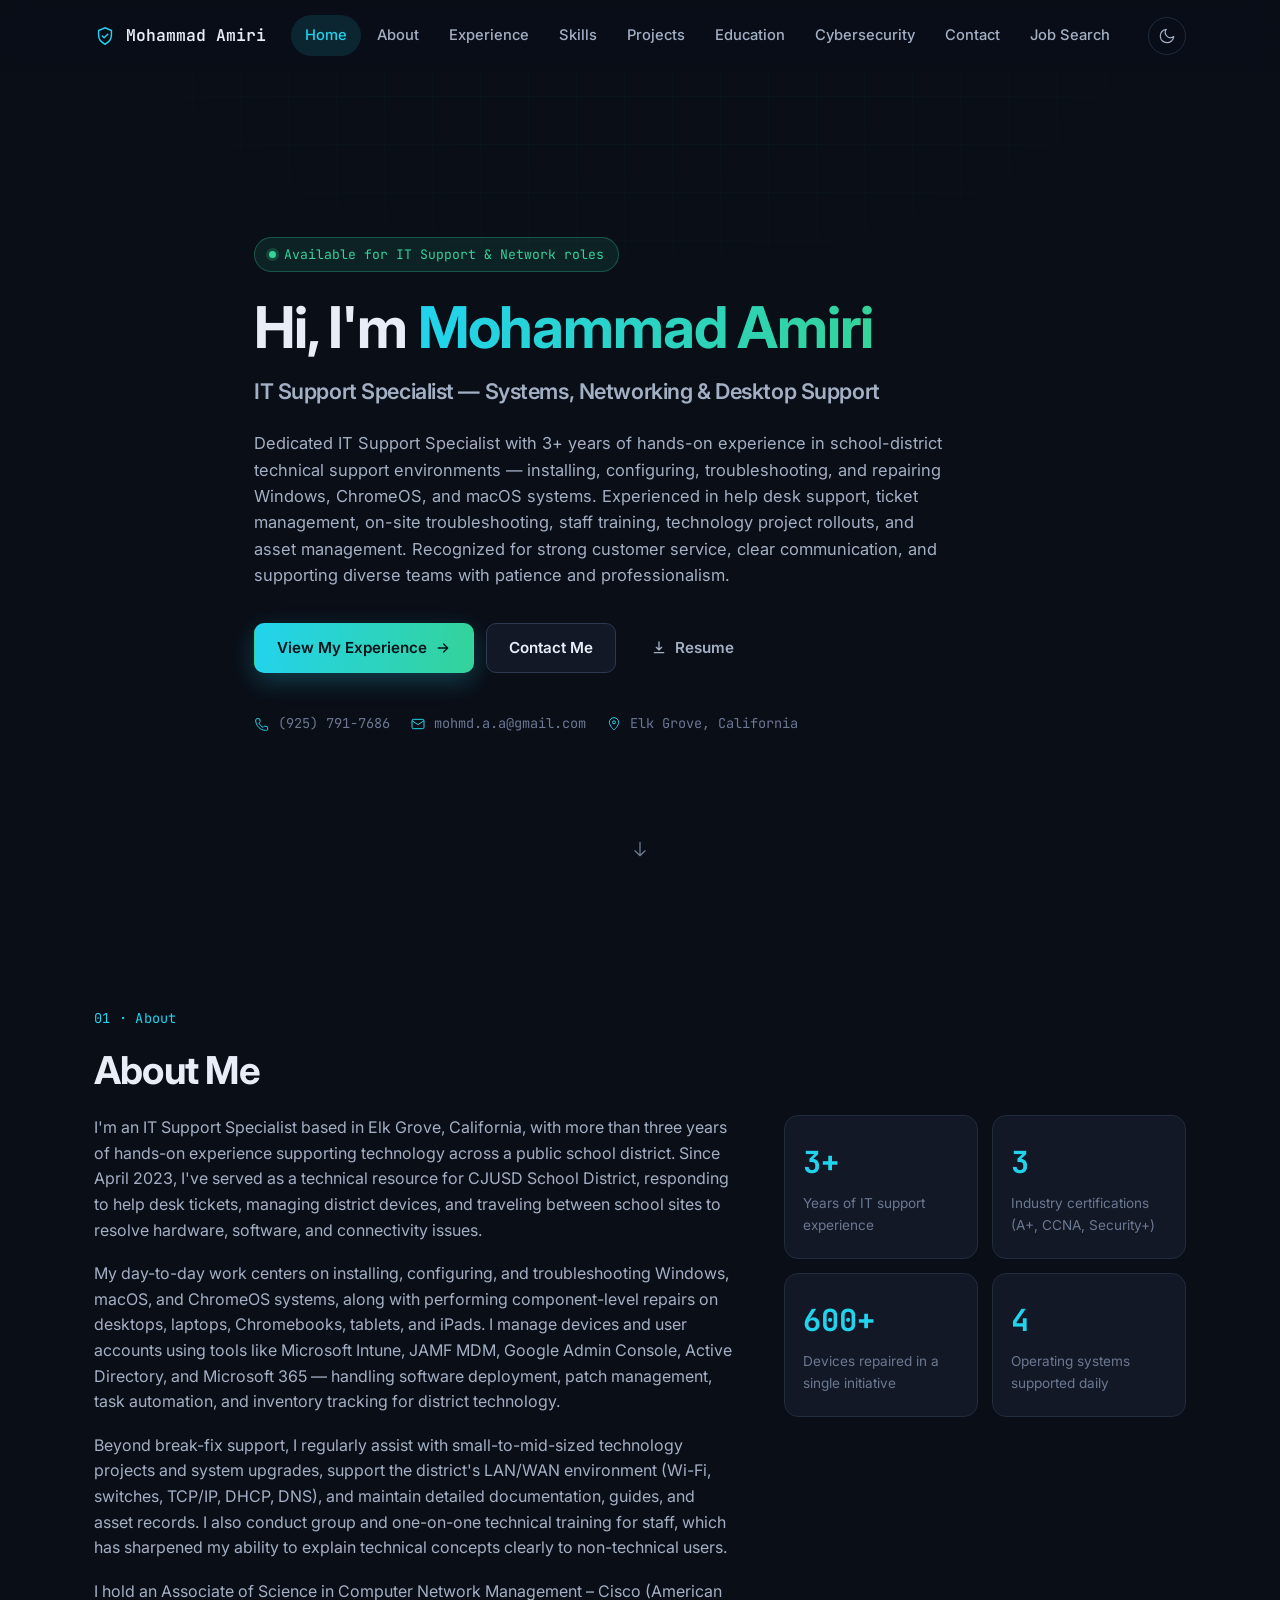
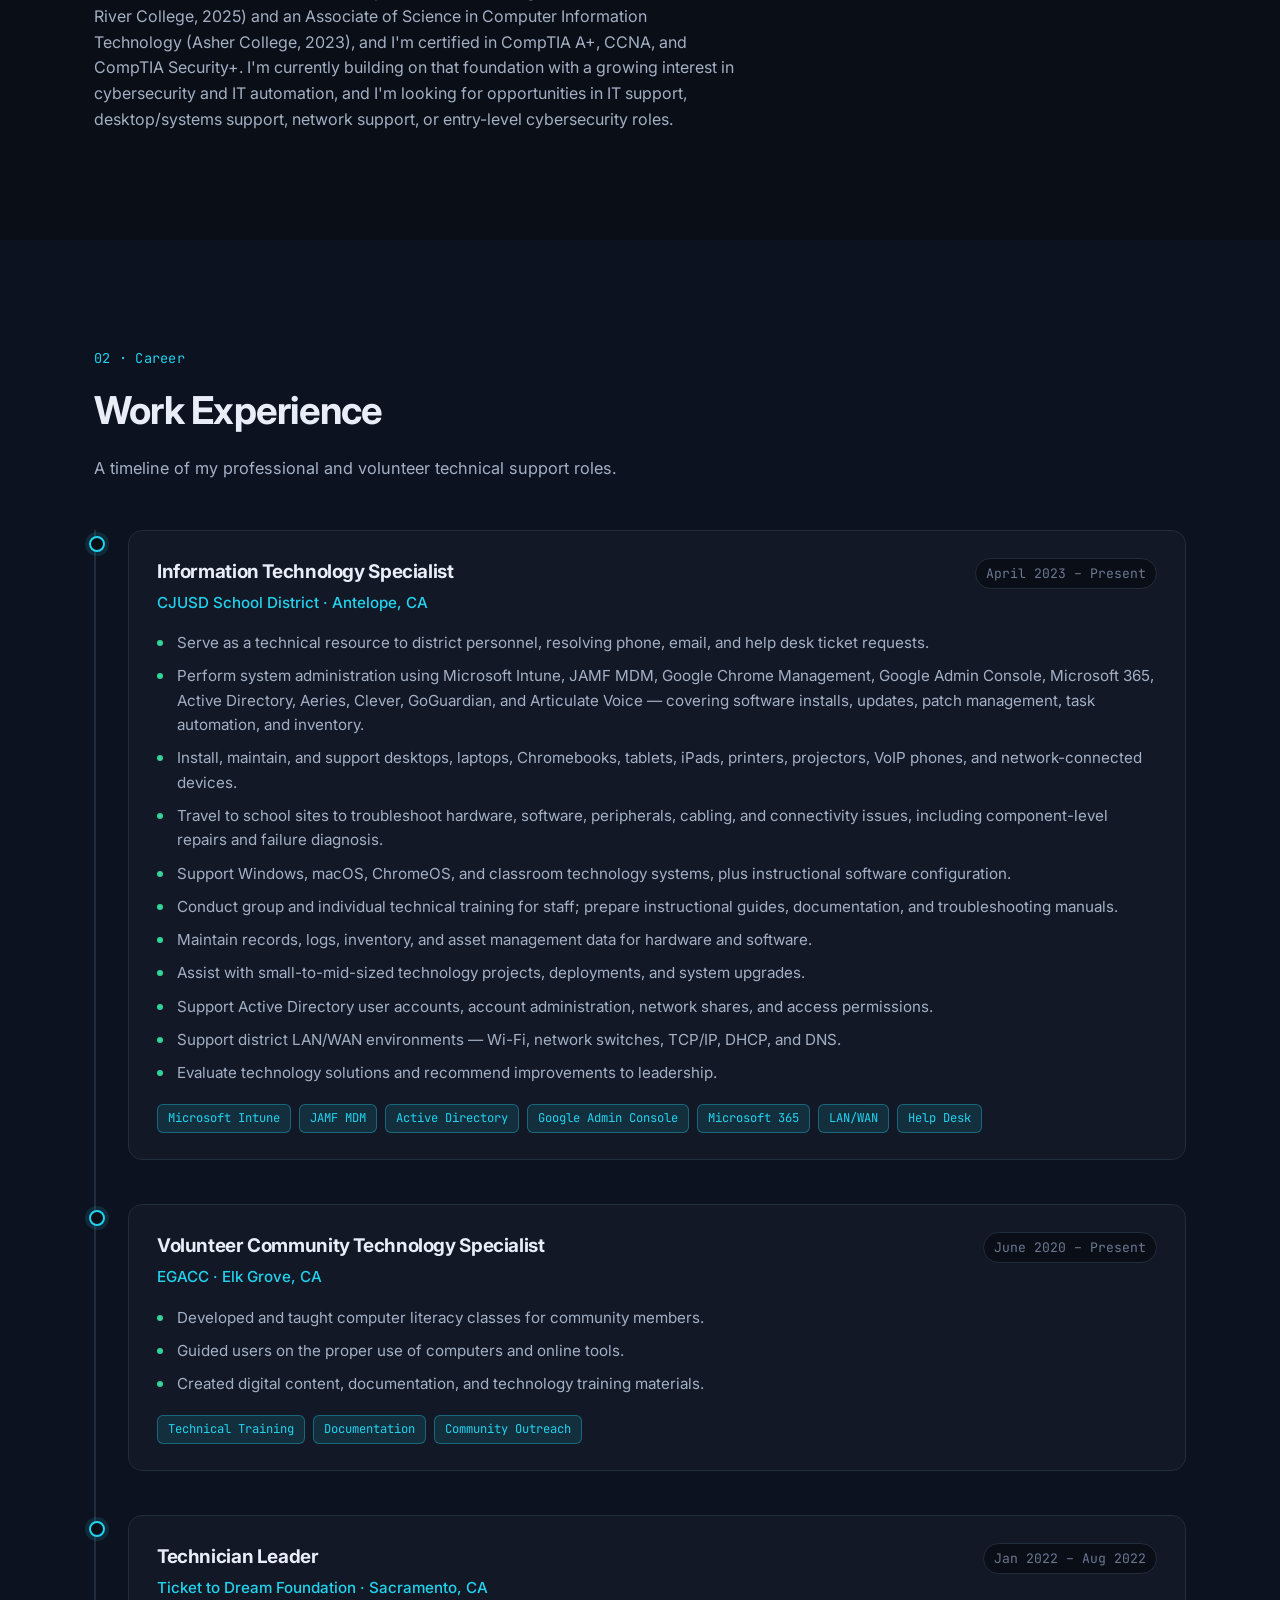
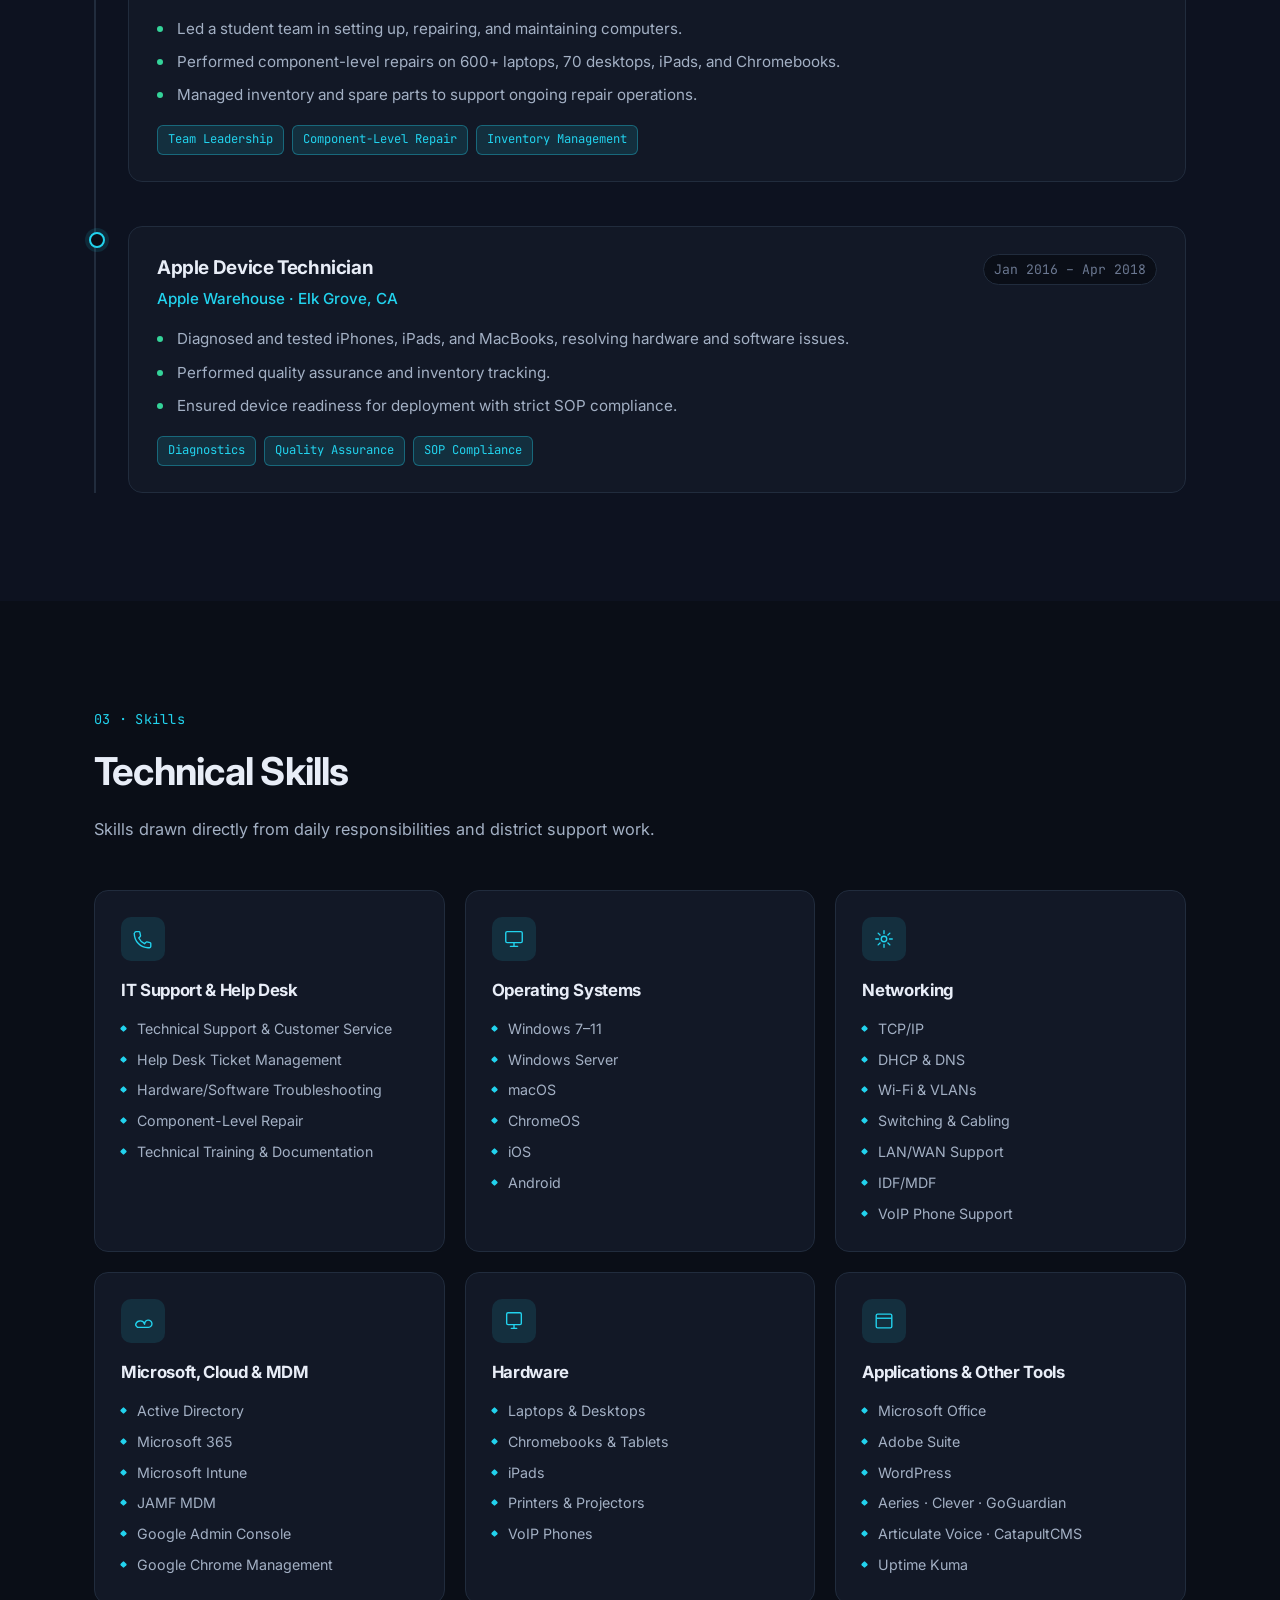
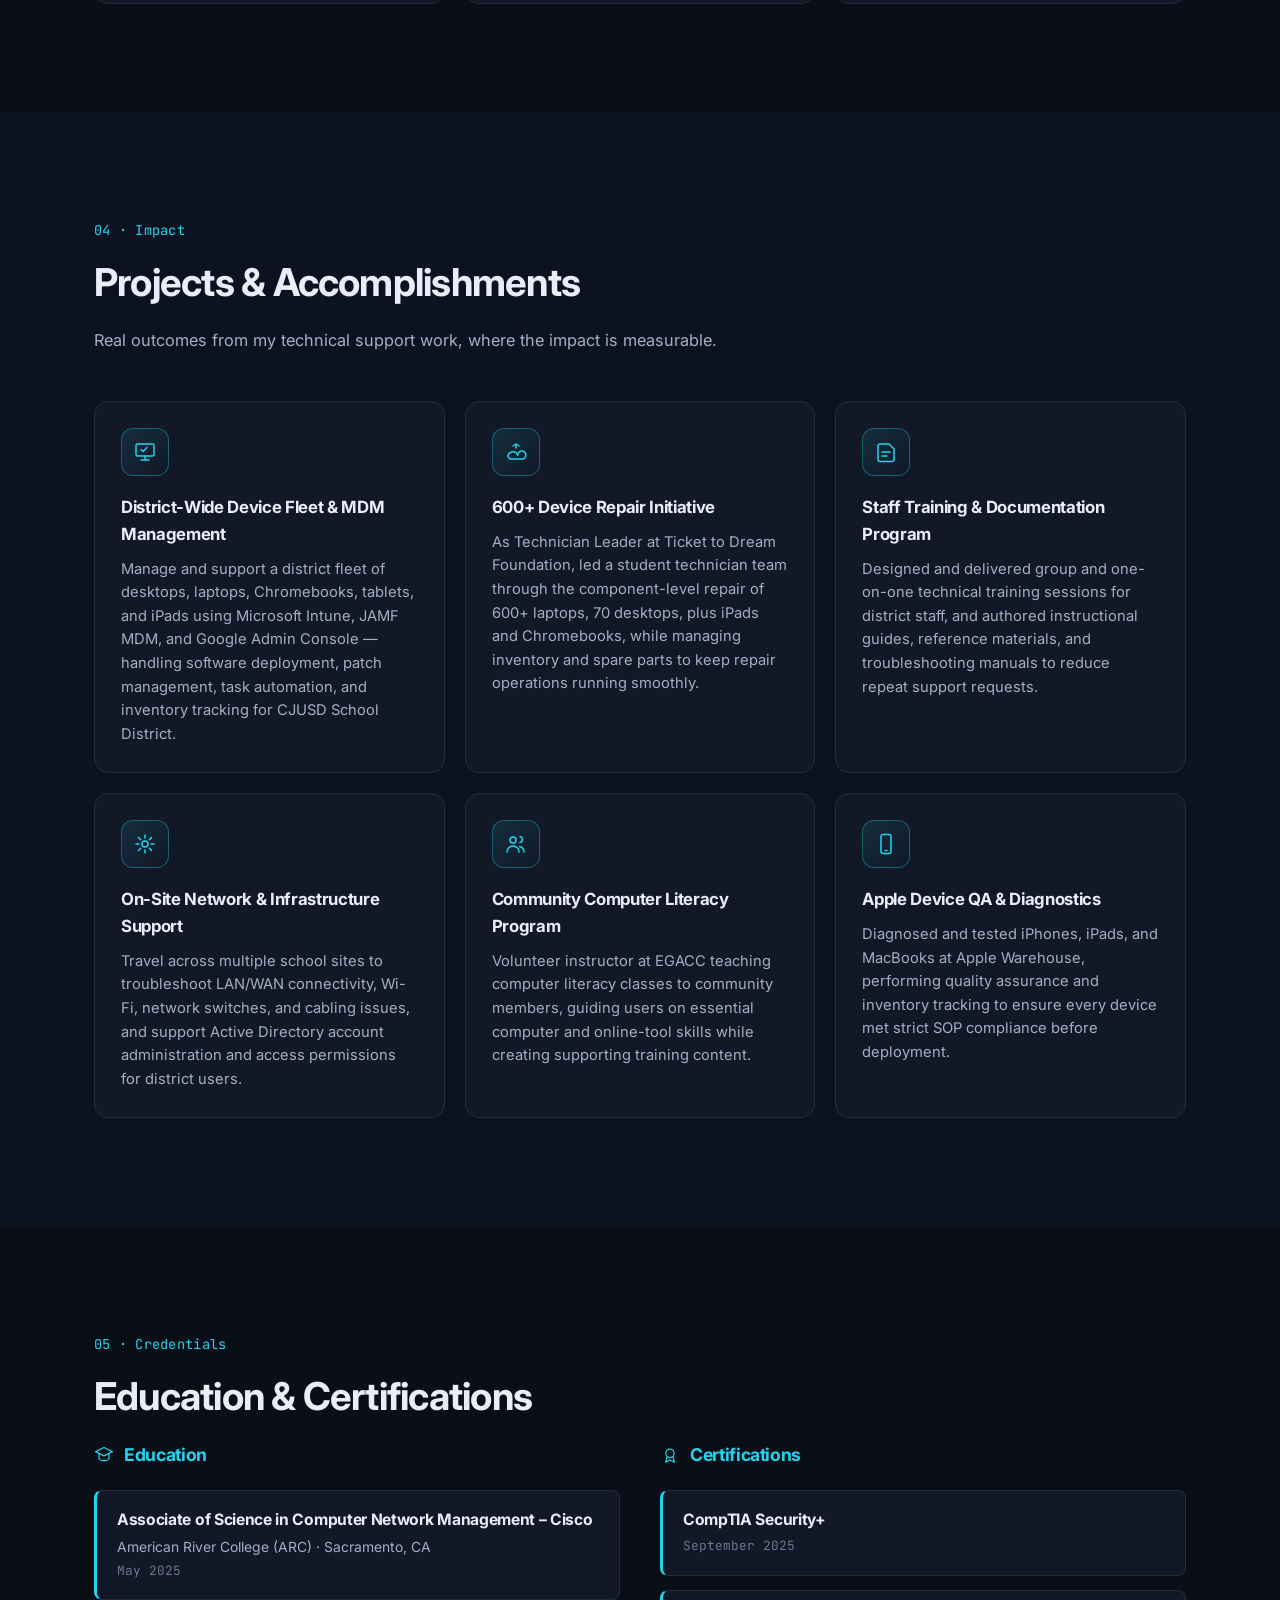
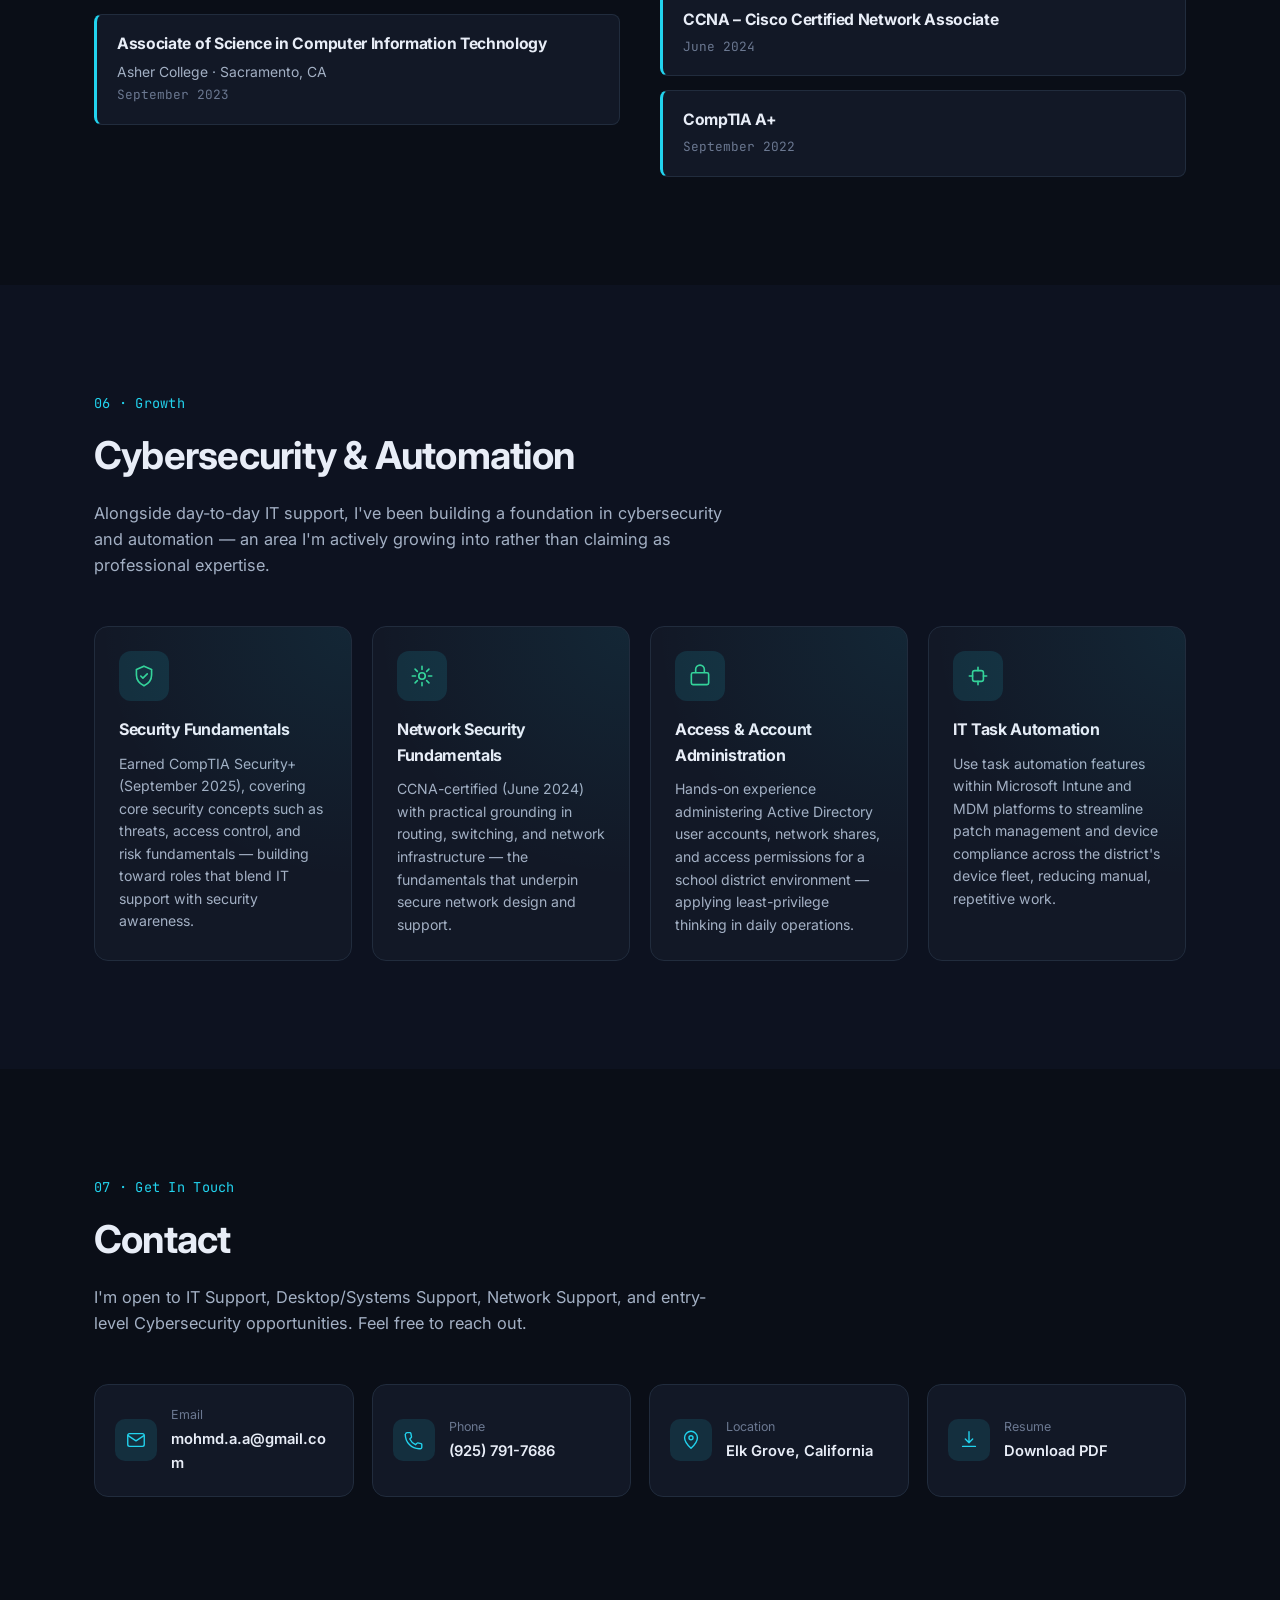
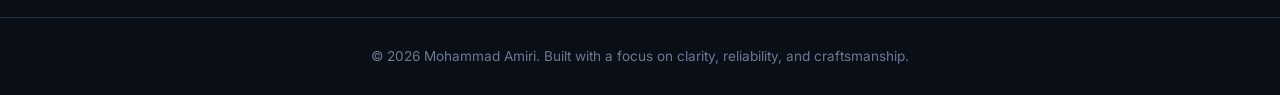
<file: index.html>
<!DOCTYPE html>
<html lang="en">
<head>
<meta charset="UTF-8">
<meta name="viewport" content="width=device-width, initial-scale=1.0">
<title>Mohammad Amiri | IT Support Specialist</title>
<meta name="description" content="Mohammad Amiri — IT Support Specialist with 3+ years of hands-on experience in school-district technical support, systems administration, and networking.">
<link rel="icon" href="data:image/svg+xml,%3Csvg xmlns='http://www.w3.org/2000/svg' viewBox='0 0 24 24'%3E%3Crect width='24' height='24' rx='5' fill='%230a0e17'/%3E%3Cpath d='M12 3l7 3v5c0 4.5-3 8-7 10-4-2-7-5.5-7-10V6l7-3z' fill='none' stroke='%2322d3ee' stroke-width='1.6'/%3E%3Cpath d='M9 12l2 2 4-4' fill='none' stroke='%2334d399' stroke-width='1.6' stroke-linecap='round' stroke-linejoin='round'/%3E%3C/svg%3E">
<link rel="preconnect" href="https://fonts.googleapis.com">
<link rel="preconnect" href="https://fonts.gstatic.com" crossorigin>
<link href="https://fonts.googleapis.com/css2?family=Inter:wght@400;500;600;700;800&family=JetBrains+Mono:wght@400;500;600&display=swap" rel="stylesheet">
<link rel="stylesheet" href="css/styles.css">
</head>
<body>
<a class="skip-link" href="#main">Skip to content</a>

<div class="bg-grid" aria-hidden="true"></div>

<header class="site-header" id="site-header">
  <div class="container header-inner">
    <a href="#home" class="brand">
      <span class="brand-mark" aria-hidden="true">
        <svg viewBox="0 0 24 24" width="22" height="22"><path d="M12 3l7 3v5c0 4.5-3 8-7 10-4-2-7-5.5-7-10V6l7-3z" fill="none" stroke="currentColor" stroke-width="1.6"/><path d="M9 12l2 2 4-4" fill="none" stroke="currentColor" stroke-width="1.6" stroke-linecap="round" stroke-linejoin="round"/></svg>
      </span>
      <span class="brand-text">Mohammad Amiri</span>
    </a>

    <nav class="nav" id="site-nav" aria-label="Primary">
      <ul class="nav-list">
        <li><a href="#home" class="nav-link">Home</a></li>
        <li><a href="#about" class="nav-link">About</a></li>
        <li><a href="#experience" class="nav-link">Experience</a></li>
        <li><a href="#skills" class="nav-link">Skills</a></li>
        <li><a href="#projects" class="nav-link">Projects</a></li>
        <li><a href="#education" class="nav-link">Education</a></li>
        <li><a href="#cybersecurity" class="nav-link">Cybersecurity</a></li>
        <li><a href="#contact" class="nav-link">Contact</a></li>
        <li><a href="job-search/index.html" class="nav-link">Job Search</a></li>
      </ul>
    </nav>

    <div class="header-actions">
      <button class="theme-toggle" id="theme-toggle" type="button" aria-label="Toggle light and dark theme">
        <svg class="icon-moon" viewBox="0 0 24 24" width="18" height="18"><path d="M21 12.8A9 9 0 1111.2 3a7 7 0 009.8 9.8z" fill="none" stroke="currentColor" stroke-width="1.6" stroke-linejoin="round"/></svg>
        <svg class="icon-sun" viewBox="0 0 24 24" width="18" height="18"><circle cx="12" cy="12" r="4.2" fill="none" stroke="currentColor" stroke-width="1.6"/><path d="M12 2.5v2.5M12 19v2.5M4.2 4.2l1.8 1.8M18 18l1.8 1.8M2.5 12H5M19 12h2.5M4.2 19.8L6 18M18 6l1.8-1.8" stroke="currentColor" stroke-width="1.6" stroke-linecap="round"/></svg>
      </button>
      <button class="nav-toggle" id="nav-toggle" type="button" aria-label="Open navigation menu" aria-expanded="false" aria-controls="site-nav">
        <span></span><span></span><span></span>
      </button>
    </div>
  </div>
</header>

<main id="main">

  <!-- HOME / HERO -->
  <section class="hero" id="home">
    <div class="container hero-inner">
      <p class="eyebrow reveal"><span class="dot" aria-hidden="true"></span> Available for IT Support &amp; Network roles</p>
      <h1 class="hero-title reveal">
        Hi, I'm <span class="accent-text">Mohammad Amiri</span>
      </h1>
      <h2 class="hero-subtitle reveal">IT Support Specialist &mdash; Systems, Networking &amp; Desktop Support</h2>
      <p class="hero-lede reveal">
        Dedicated IT Support Specialist with 3+ years of hands-on experience in school-district technical
        support environments &mdash; installing, configuring, troubleshooting, and repairing Windows, ChromeOS,
        and macOS systems. Experienced in help desk support, ticket management, on-site troubleshooting,
        staff training, technology project rollouts, and asset management. Recognized for strong customer
        service, clear communication, and supporting diverse teams with patience and professionalism.
      </p>
      <div class="hero-actions reveal">
        <a href="#experience" class="btn btn-primary">
          View My Experience
          <svg viewBox="0 0 24 24" width="16" height="16" aria-hidden="true"><path d="M5 12h14M13 6l6 6-6 6" fill="none" stroke="currentColor" stroke-width="2" stroke-linecap="round" stroke-linejoin="round"/></svg>
        </a>
        <a href="#contact" class="btn btn-secondary">Contact Me</a>
        <a href="assets/Mohammad_Amiri_Resume.pdf" class="btn btn-ghost" download>
          <svg viewBox="0 0 24 24" width="16" height="16" aria-hidden="true"><path d="M12 3v12m0 0l-4-4m4 4l4-4M5 19h14" fill="none" stroke="currentColor" stroke-width="2" stroke-linecap="round" stroke-linejoin="round"/></svg>
          Resume
        </a>
      </div>

      <ul class="hero-meta reveal">
        <li>
          <svg viewBox="0 0 24 24" width="16" height="16" aria-hidden="true"><path d="M3 5.5A1.5 1.5 0 014.5 4h3.09a1 1 0 01.98.8l.7 3.5a1 1 0 01-.29.94l-1.6 1.6a13.5 13.5 0 006.27 6.27l1.6-1.6a1 1 0 01.94-.29l3.5.7a1 1 0 01.8.98v3.09A1.5 1.5 0 0119 21.5h-1.5C9.4 21.5 2.5 14.6 2.5 6V5.5" fill="none" stroke="currentColor" stroke-width="1.5" stroke-linejoin="round"/></svg>
          (925) 791-7686
        </li>
        <li>
          <svg viewBox="0 0 24 24" width="16" height="16" aria-hidden="true"><rect x="3" y="5" width="18" height="14" rx="2" fill="none" stroke="currentColor" stroke-width="1.5"/><path d="M3 7l9 6 9-6" fill="none" stroke="currentColor" stroke-width="1.5" stroke-linejoin="round"/></svg>
          mohmd.a.a@gmail.com
        </li>
        <li>
          <svg viewBox="0 0 24 24" width="16" height="16" aria-hidden="true"><path d="M12 21s7-6.4 7-11.5A7 7 0 105 9.5C5 14.6 12 21 12 21z" fill="none" stroke="currentColor" stroke-width="1.5" stroke-linejoin="round"/><circle cx="12" cy="9.5" r="2.2" fill="none" stroke="currentColor" stroke-width="1.5"/></svg>
          Elk Grove, California
        </li>
      </ul>
    </div>

    <button class="scroll-cue" id="scroll-cue" aria-label="Scroll to About section" type="button">
      <svg viewBox="0 0 24 24" width="20" height="20"><path d="M12 4v16M6 14l6 6 6-6" fill="none" stroke="currentColor" stroke-width="1.6" stroke-linecap="round" stroke-linejoin="round"/></svg>
    </button>
  </section>

  <!-- ABOUT -->
  <section class="section" id="about">
    <div class="container">
      <p class="section-kicker reveal">01 &middot; About</p>
      <h2 class="section-title reveal">About Me</h2>

      <div class="about-grid">
        <div class="about-copy reveal">
          <p>
            I'm an IT Support Specialist based in Elk Grove, California, with more than three years of
            hands-on experience supporting technology across a public school district. Since April 2023,
            I've served as a technical resource for CJUSD School District, responding to help desk tickets,
            managing district devices, and traveling between school sites to resolve hardware, software,
            and connectivity issues.
          </p>
          <p>
            My day-to-day work centers on installing, configuring, and troubleshooting Windows, macOS, and
            ChromeOS systems, along with performing component-level repairs on desktops, laptops,
            Chromebooks, tablets, and iPads. I manage devices and user accounts using tools like Microsoft
            Intune, JAMF MDM, Google Admin Console, Active Directory, and Microsoft 365 &mdash; handling software
            deployment, patch management, task automation, and inventory tracking for district technology.
          </p>
          <p>
            Beyond break-fix support, I regularly assist with small-to-mid-sized technology projects and
            system upgrades, support the district's LAN/WAN environment (Wi-Fi, switches, TCP/IP, DHCP,
            DNS), and maintain detailed documentation, guides, and asset records. I also conduct group and
            one-on-one technical training for staff, which has sharpened my ability to explain technical
            concepts clearly to non-technical users.
          </p>
          <p>
            I hold an Associate of Science in Computer Network Management &ndash; Cisco (American River College,
            2025) and an Associate of Science in Computer Information Technology (Asher College, 2023), and
            I'm certified in CompTIA A+, CCNA, and CompTIA Security+. I'm currently building on that
            foundation with a growing interest in cybersecurity and IT automation, and I'm looking for
            opportunities in IT support, desktop/systems support, network support, or entry-level
            cybersecurity roles.
          </p>
        </div>

        <aside class="about-highlights reveal" aria-label="Quick facts">
          <div class="fact-card">
            <span class="fact-num">3+</span>
            <span class="fact-label">Years of IT support experience</span>
          </div>
          <div class="fact-card">
            <span class="fact-num">3</span>
            <span class="fact-label">Industry certifications (A+, CCNA, Security+)</span>
          </div>
          <div class="fact-card">
            <span class="fact-num">600+</span>
            <span class="fact-label">Devices repaired in a single initiative</span>
          </div>
          <div class="fact-card">
            <span class="fact-num">4</span>
            <span class="fact-label">Operating systems supported daily</span>
          </div>
        </aside>
      </div>
    </div>
  </section>

  <!-- EXPERIENCE -->
  <section class="section section-alt" id="experience">
    <div class="container">
      <p class="section-kicker reveal">02 &middot; Career</p>
      <h2 class="section-title reveal">Work Experience</h2>
      <p class="section-lede reveal">A timeline of my professional and volunteer technical support roles.</p>

      <div class="timeline">

        <article class="timeline-item reveal">
          <div class="timeline-dot" aria-hidden="true"></div>
          <div class="timeline-card">
            <div class="timeline-head">
              <div>
                <h3 class="timeline-role">Information Technology Specialist</h3>
                <p class="timeline-org">CJUSD School District &middot; Antelope, CA</p>
              </div>
              <span class="timeline-date">April 2023 &ndash; Present</span>
            </div>
            <ul class="timeline-list">
              <li>Serve as a technical resource to district personnel, resolving phone, email, and help desk ticket requests.</li>
              <li>Perform system administration using Microsoft Intune, JAMF MDM, Google Chrome Management, Google Admin Console, Microsoft 365, Active Directory, Aeries, Clever, GoGuardian, and Articulate Voice &mdash; covering software installs, updates, patch management, task automation, and inventory.</li>
              <li>Install, maintain, and support desktops, laptops, Chromebooks, tablets, iPads, printers, projectors, VoIP phones, and network-connected devices.</li>
              <li>Travel to school sites to troubleshoot hardware, software, peripherals, cabling, and connectivity issues, including component-level repairs and failure diagnosis.</li>
              <li>Support Windows, macOS, ChromeOS, and classroom technology systems, plus instructional software configuration.</li>
              <li>Conduct group and individual technical training for staff; prepare instructional guides, documentation, and troubleshooting manuals.</li>
              <li>Maintain records, logs, inventory, and asset management data for hardware and software.</li>
              <li>Assist with small-to-mid-sized technology projects, deployments, and system upgrades.</li>
              <li>Support Active Directory user accounts, account administration, network shares, and access permissions.</li>
              <li>Support district LAN/WAN environments &mdash; Wi-Fi, network switches, TCP/IP, DHCP, and DNS.</li>
              <li>Evaluate technology solutions and recommend improvements to leadership.</li>
            </ul>
            <div class="tag-row">
              <span class="tag">Microsoft Intune</span>
              <span class="tag">JAMF MDM</span>
              <span class="tag">Active Directory</span>
              <span class="tag">Google Admin Console</span>
              <span class="tag">Microsoft 365</span>
              <span class="tag">LAN/WAN</span>
              <span class="tag">Help Desk</span>
            </div>
          </div>
        </article>

        <article class="timeline-item reveal">
          <div class="timeline-dot" aria-hidden="true"></div>
          <div class="timeline-card">
            <div class="timeline-head">
              <div>
                <h3 class="timeline-role">Volunteer Community Technology Specialist</h3>
                <p class="timeline-org">EGACC &middot; Elk Grove, CA</p>
              </div>
              <span class="timeline-date">June 2020 &ndash; Present</span>
            </div>
            <ul class="timeline-list">
              <li>Developed and taught computer literacy classes for community members.</li>
              <li>Guided users on the proper use of computers and online tools.</li>
              <li>Created digital content, documentation, and technology training materials.</li>
            </ul>
            <div class="tag-row">
              <span class="tag">Technical Training</span>
              <span class="tag">Documentation</span>
              <span class="tag">Community Outreach</span>
            </div>
          </div>
        </article>

        <article class="timeline-item reveal">
          <div class="timeline-dot" aria-hidden="true"></div>
          <div class="timeline-card">
            <div class="timeline-head">
              <div>
                <h3 class="timeline-role">Technician Leader</h3>
                <p class="timeline-org">Ticket to Dream Foundation &middot; Sacramento, CA</p>
              </div>
              <span class="timeline-date">Jan 2022 &ndash; Aug 2022</span>
            </div>
            <ul class="timeline-list">
              <li>Led a student team in setting up, repairing, and maintaining computers.</li>
              <li>Performed component-level repairs on 600+ laptops, 70 desktops, iPads, and Chromebooks.</li>
              <li>Managed inventory and spare parts to support ongoing repair operations.</li>
            </ul>
            <div class="tag-row">
              <span class="tag">Team Leadership</span>
              <span class="tag">Component-Level Repair</span>
              <span class="tag">Inventory Management</span>
            </div>
          </div>
        </article>

        <article class="timeline-item reveal">
          <div class="timeline-dot" aria-hidden="true"></div>
          <div class="timeline-card">
            <div class="timeline-head">
              <div>
                <h3 class="timeline-role">Apple Device Technician</h3>
                <p class="timeline-org">Apple Warehouse &middot; Elk Grove, CA</p>
              </div>
              <span class="timeline-date">Jan 2016 &ndash; Apr 2018</span>
            </div>
            <ul class="timeline-list">
              <li>Diagnosed and tested iPhones, iPads, and MacBooks, resolving hardware and software issues.</li>
              <li>Performed quality assurance and inventory tracking.</li>
              <li>Ensured device readiness for deployment with strict SOP compliance.</li>
            </ul>
            <div class="tag-row">
              <span class="tag">Diagnostics</span>
              <span class="tag">Quality Assurance</span>
              <span class="tag">SOP Compliance</span>
            </div>
          </div>
        </article>

      </div>
    </div>
  </section>

  <!-- SKILLS -->
  <section class="section" id="skills">
    <div class="container">
      <p class="section-kicker reveal">03 &middot; Skills</p>
      <h2 class="section-title reveal">Technical Skills</h2>
      <p class="section-lede reveal">Skills drawn directly from daily responsibilities and district support work.</p>

      <div class="skills-grid">

        <div class="skill-card reveal">
          <div class="skill-icon" aria-hidden="true">
            <svg viewBox="0 0 24 24" width="22" height="22"><path d="M3 5.5A1.5 1.5 0 014.5 4h3.09a1 1 0 01.98.8l.7 3.5a1 1 0 01-.29.94l-1.6 1.6a13.5 13.5 0 006.27 6.27l1.6-1.6a1 1 0 01.94-.29l3.5.7a1 1 0 01.8.98v3.09A1.5 1.5 0 0119 21.5h-1.5C9.4 21.5 2.5 14.6 2.5 6V5.5" fill="none" stroke="currentColor" stroke-width="1.5" stroke-linejoin="round"/></svg>
          </div>
          <h3>IT Support &amp; Help Desk</h3>
          <ul class="skill-tags">
            <li>Technical Support &amp; Customer Service</li>
            <li>Help Desk Ticket Management</li>
            <li>Hardware/Software Troubleshooting</li>
            <li>Component-Level Repair</li>
            <li>Technical Training &amp; Documentation</li>
          </ul>
        </div>

        <div class="skill-card reveal">
          <div class="skill-icon" aria-hidden="true">
            <svg viewBox="0 0 24 24" width="22" height="22"><rect x="3" y="4" width="18" height="12" rx="1.5" fill="none" stroke="currentColor" stroke-width="1.5"/><path d="M8 20h8M12 16v4" stroke="currentColor" stroke-width="1.5" stroke-linecap="round"/></svg>
          </div>
          <h3>Operating Systems</h3>
          <ul class="skill-tags">
            <li>Windows 7&ndash;11</li>
            <li>Windows Server</li>
            <li>macOS</li>
            <li>ChromeOS</li>
            <li>iOS</li>
            <li>Android</li>
          </ul>
        </div>

        <div class="skill-card reveal">
          <div class="skill-icon" aria-hidden="true">
            <svg viewBox="0 0 24 24" width="22" height="22"><circle cx="12" cy="12" r="3" fill="none" stroke="currentColor" stroke-width="1.5"/><path d="M12 3v3M12 18v3M3 12h3M18 12h3M5.6 5.6l2.1 2.1M16.3 16.3l2.1 2.1M18.4 5.6l-2.1 2.1M7.7 16.3l-2.1 2.1" stroke="currentColor" stroke-width="1.5" stroke-linecap="round"/></svg>
          </div>
          <h3>Networking</h3>
          <ul class="skill-tags">
            <li>TCP/IP</li>
            <li>DHCP &amp; DNS</li>
            <li>Wi-Fi &amp; VLANs</li>
            <li>Switching &amp; Cabling</li>
            <li>LAN/WAN Support</li>
            <li>IDF/MDF</li>
            <li>VoIP Phone Support</li>
          </ul>
        </div>

        <div class="skill-card reveal">
          <div class="skill-icon" aria-hidden="true">
            <svg viewBox="0 0 24 24" width="22" height="22"><path d="M4 17a5 5 0 019.8-1.5A4 4 0 1118 19H6a4 4 0 01-2-3.7" fill="none" stroke="currentColor" stroke-width="1.5" stroke-linejoin="round"/></svg>
          </div>
          <h3>Microsoft, Cloud &amp; MDM</h3>
          <ul class="skill-tags">
            <li>Active Directory</li>
            <li>Microsoft 365</li>
            <li>Microsoft Intune</li>
            <li>JAMF MDM</li>
            <li>Google Admin Console</li>
            <li>Google Chrome Management</li>
          </ul>
        </div>

        <div class="skill-card reveal">
          <div class="skill-icon" aria-hidden="true">
            <svg viewBox="0 0 24 24" width="22" height="22"><rect x="4" y="3" width="16" height="13" rx="1.5" fill="none" stroke="currentColor" stroke-width="1.5"/><path d="M9 20h6M12 16v4" stroke="currentColor" stroke-width="1.5" stroke-linecap="round"/></svg>
          </div>
          <h3>Hardware</h3>
          <ul class="skill-tags">
            <li>Laptops &amp; Desktops</li>
            <li>Chromebooks &amp; Tablets</li>
            <li>iPads</li>
            <li>Printers &amp; Projectors</li>
            <li>VoIP Phones</li>
          </ul>
        </div>

        <div class="skill-card reveal">
          <div class="skill-icon" aria-hidden="true">
            <svg viewBox="0 0 24 24" width="22" height="22"><rect x="3.5" y="4.5" width="17" height="15" rx="1.5" fill="none" stroke="currentColor" stroke-width="1.5"/><path d="M3.5 9h17" stroke="currentColor" stroke-width="1.5"/></svg>
          </div>
          <h3>Applications &amp; Other Tools</h3>
          <ul class="skill-tags">
            <li>Microsoft Office</li>
            <li>Adobe Suite</li>
            <li>WordPress</li>
            <li>Aeries &middot; Clever &middot; GoGuardian</li>
            <li>Articulate Voice &middot; CatapultCMS</li>
            <li>Uptime Kuma</li>
          </ul>
        </div>

      </div>
    </div>
  </section>

  <!-- PROJECTS & ACCOMPLISHMENTS -->
  <section class="section section-alt" id="projects">
    <div class="container">
      <p class="section-kicker reveal">04 &middot; Impact</p>
      <h2 class="section-title reveal">Projects &amp; Accomplishments</h2>
      <p class="section-lede reveal">Real outcomes from my technical support work, where the impact is measurable.</p>

      <div class="project-grid">

        <div class="project-card reveal">
          <div class="project-icon" aria-hidden="true">
            <svg viewBox="0 0 24 24" width="24" height="24"><rect x="3" y="4" width="18" height="12" rx="1.5" fill="none" stroke="currentColor" stroke-width="1.5"/><path d="M8 20h8M12 16v4" stroke="currentColor" stroke-width="1.5" stroke-linecap="round"/><path d="M8 9.5l2 2 4-4" fill="none" stroke="currentColor" stroke-width="1.5" stroke-linecap="round" stroke-linejoin="round"/></svg>
          </div>
          <h3>District-Wide Device Fleet &amp; MDM Management</h3>
          <p>
            Manage and support a district fleet of desktops, laptops, Chromebooks, tablets, and iPads using
            Microsoft Intune, JAMF MDM, and Google Admin Console &mdash; handling software deployment, patch
            management, task automation, and inventory tracking for CJUSD School District.
          </p>
        </div>

        <div class="project-card reveal">
          <div class="project-icon" aria-hidden="true">
            <svg viewBox="0 0 24 24" width="24" height="24"><path d="M4 17a5 5 0 019.8-1.5A4 4 0 1118 19H6a4 4 0 01-2-3.7" fill="none" stroke="currentColor" stroke-width="1.5" stroke-linejoin="round"/><path d="M12 8V4M9 6l3-2 3 2" stroke="currentColor" stroke-width="1.5" stroke-linecap="round" stroke-linejoin="round"/></svg>
          </div>
          <h3>600+ Device Repair Initiative</h3>
          <p>
            As Technician Leader at Ticket to Dream Foundation, led a student technician team through the
            component-level repair of 600+ laptops, 70 desktops, plus iPads and Chromebooks, while managing
            inventory and spare parts to keep repair operations running smoothly.
          </p>
        </div>

        <div class="project-card reveal">
          <div class="project-icon" aria-hidden="true">
            <svg viewBox="0 0 24 24" width="24" height="24"><path d="M4 19.5V6a2 2 0 012-2h9l5 5v10.5a2 2 0 01-2 2H6a2 2 0 01-2-2z" fill="none" stroke="currentColor" stroke-width="1.5" stroke-linejoin="round"/><path d="M8 12h8M8 16h5" stroke="currentColor" stroke-width="1.5" stroke-linecap="round"/></svg>
          </div>
          <h3>Staff Training &amp; Documentation Program</h3>
          <p>
            Designed and delivered group and one-on-one technical training sessions for district staff, and
            authored instructional guides, reference materials, and troubleshooting manuals to reduce repeat
            support requests.
          </p>
        </div>

        <div class="project-card reveal">
          <div class="project-icon" aria-hidden="true">
            <svg viewBox="0 0 24 24" width="24" height="24"><circle cx="12" cy="12" r="3" fill="none" stroke="currentColor" stroke-width="1.5"/><path d="M12 3v3M12 18v3M3 12h3M18 12h3M5.6 5.6l2.1 2.1M16.3 16.3l2.1 2.1M18.4 5.6l-2.1 2.1M7.7 16.3l-2.1 2.1" stroke="currentColor" stroke-width="1.5" stroke-linecap="round"/></svg>
          </div>
          <h3>On-Site Network &amp; Infrastructure Support</h3>
          <p>
            Travel across multiple school sites to troubleshoot LAN/WAN connectivity, Wi-Fi, network
            switches, and cabling issues, and support Active Directory account administration and access
            permissions for district users.
          </p>
        </div>

        <div class="project-card reveal">
          <div class="project-icon" aria-hidden="true">
            <svg viewBox="0 0 24 24" width="24" height="24"><circle cx="9" cy="8" r="3" fill="none" stroke="currentColor" stroke-width="1.5"/><path d="M3 20c0-3.3 2.7-6 6-6s6 2.7 6 6" fill="none" stroke="currentColor" stroke-width="1.5" stroke-linecap="round"/><path d="M16 4.5a3 3 0 010 5.9M20 20c0-2.6-1.9-4.8-4.4-5.4" fill="none" stroke="currentColor" stroke-width="1.5" stroke-linecap="round"/></svg>
          </div>
          <h3>Community Computer Literacy Program</h3>
          <p>
            Volunteer instructor at EGACC teaching computer literacy classes to community members, guiding
            users on essential computer and online-tool skills while creating supporting training content.
          </p>
        </div>

        <div class="project-card reveal">
          <div class="project-icon" aria-hidden="true">
            <svg viewBox="0 0 24 24" width="24" height="24"><rect x="7" y="2.5" width="10" height="19" rx="2" fill="none" stroke="currentColor" stroke-width="1.5"/><path d="M11 18.5h2" stroke="currentColor" stroke-width="1.5" stroke-linecap="round"/></svg>
          </div>
          <h3>Apple Device QA &amp; Diagnostics</h3>
          <p>
            Diagnosed and tested iPhones, iPads, and MacBooks at Apple Warehouse, performing quality
            assurance and inventory tracking to ensure every device met strict SOP compliance before
            deployment.
          </p>
        </div>

      </div>
    </div>
  </section>

  <!-- EDUCATION & CERTIFICATIONS -->
  <section class="section" id="education">
    <div class="container">
      <p class="section-kicker reveal">05 &middot; Credentials</p>
      <h2 class="section-title reveal">Education &amp; Certifications</h2>

      <div class="edu-cert-grid">
        <div class="edu-col reveal">
          <h3 class="col-title">
            <svg viewBox="0 0 24 24" width="20" height="20" aria-hidden="true"><path d="M12 3L2 8l10 5 10-5-10-5z" fill="none" stroke="currentColor" stroke-width="1.5" stroke-linejoin="round"/><path d="M6 10.5V16c0 1.5 2.7 3 6 3s6-1.5 6-3v-5.5" fill="none" stroke="currentColor" stroke-width="1.5"/></svg>
            Education
          </h3>

          <div class="cred-card">
            <h4>Associate of Science in Computer Network Management &ndash; Cisco</h4>
            <p class="cred-org">American River College (ARC) &middot; Sacramento, CA</p>
            <p class="cred-date">May 2025</p>
          </div>

          <div class="cred-card">
            <h4>Associate of Science in Computer Information Technology</h4>
            <p class="cred-org">Asher College &middot; Sacramento, CA</p>
            <p class="cred-date">September 2023</p>
          </div>
        </div>

        <div class="edu-col reveal">
          <h3 class="col-title">
            <svg viewBox="0 0 24 24" width="20" height="20" aria-hidden="true"><path d="M12 15a5 5 0 100-10 5 5 0 000 10z" fill="none" stroke="currentColor" stroke-width="1.5"/><path d="M8.5 14l-1.8 6.5L12 18l5.3 2.5L15.5 14" fill="none" stroke="currentColor" stroke-width="1.5" stroke-linejoin="round"/></svg>
            Certifications
          </h3>

          <div class="cred-card">
            <h4>CompTIA Security+</h4>
            <p class="cred-date">September 2025</p>
          </div>

          <div class="cred-card">
            <h4>CCNA &ndash; Cisco Certified Network Associate</h4>
            <p class="cred-date">June 2024</p>
          </div>

          <div class="cred-card">
            <h4>CompTIA A+</h4>
            <p class="cred-date">September 2022</p>
          </div>
        </div>
      </div>
    </div>
  </section>

  <!-- CYBERSECURITY & AUTOMATION -->
  <section class="section section-alt" id="cybersecurity">
    <div class="container">
      <p class="section-kicker reveal">06 &middot; Growth</p>
      <h2 class="section-title reveal">Cybersecurity &amp; Automation</h2>
      <p class="section-lede reveal">
        Alongside day-to-day IT support, I've been building a foundation in cybersecurity and automation
        &mdash; an area I'm actively growing into rather than claiming as professional expertise.
      </p>

      <div class="cyber-grid">
        <div class="cyber-card reveal">
          <div class="cyber-icon" aria-hidden="true">
            <svg viewBox="0 0 24 24" width="26" height="26"><path d="M12 3l7 3v5c0 4.5-3 8-7 10-4-2-7-5.5-7-10V6l7-3z" fill="none" stroke="currentColor" stroke-width="1.5"/><path d="M9 12l2 2 4-4" fill="none" stroke="currentColor" stroke-width="1.5" stroke-linecap="round" stroke-linejoin="round"/></svg>
          </div>
          <h3>Security Fundamentals</h3>
          <p>
            Earned CompTIA Security+ (September 2025), covering core security concepts such as threats,
            access control, and risk fundamentals &mdash; building toward roles that blend IT support with
            security awareness.
          </p>
        </div>

        <div class="cyber-card reveal">
          <div class="cyber-icon" aria-hidden="true">
            <svg viewBox="0 0 24 24" width="26" height="26"><circle cx="12" cy="12" r="3" fill="none" stroke="currentColor" stroke-width="1.5"/><path d="M12 3v3M12 18v3M3 12h3M18 12h3M5.6 5.6l2.1 2.1M16.3 16.3l2.1 2.1M18.4 5.6l-2.1 2.1M7.7 16.3l-2.1 2.1" stroke="currentColor" stroke-width="1.5" stroke-linecap="round"/></svg>
          </div>
          <h3>Network Security Fundamentals</h3>
          <p>
            CCNA-certified (June 2024) with practical grounding in routing, switching, and network
            infrastructure &mdash; the fundamentals that underpin secure network design and support.
          </p>
        </div>

        <div class="cyber-card reveal">
          <div class="cyber-icon" aria-hidden="true">
            <svg viewBox="0 0 24 24" width="26" height="26"><rect x="4" y="9" width="16" height="11" rx="1.5" fill="none" stroke="currentColor" stroke-width="1.5"/><path d="M8 9V6a4 4 0 018 0v3" fill="none" stroke="currentColor" stroke-width="1.5"/></svg>
          </div>
          <h3>Access &amp; Account Administration</h3>
          <p>
            Hands-on experience administering Active Directory user accounts, network shares, and access
            permissions for a school district environment &mdash; applying least-privilege thinking in daily
            operations.
          </p>
        </div>

        <div class="cyber-card reveal">
          <div class="cyber-icon" aria-hidden="true">
            <svg viewBox="0 0 24 24" width="26" height="26"><path d="M12 4v3M12 17v3M4 12h3M17 12h3" stroke="currentColor" stroke-width="1.5" stroke-linecap="round"/><rect x="7" y="7" width="10" height="10" rx="2" fill="none" stroke="currentColor" stroke-width="1.5"/></svg>
          </div>
          <h3>IT Task Automation</h3>
          <p>
            Use task automation features within Microsoft Intune and MDM platforms to streamline patch
            management and device compliance across the district's device fleet, reducing manual, repetitive
            work.
          </p>
        </div>
      </div>
    </div>
  </section>

  <!-- CONTACT -->
  <section class="section contact-section" id="contact">
    <div class="container">
      <p class="section-kicker reveal">07 &middot; Get In Touch</p>
      <h2 class="section-title reveal">Contact</h2>
      <p class="section-lede reveal">
        I'm open to IT Support, Desktop/Systems Support, Network Support, and entry-level Cybersecurity
        opportunities. Feel free to reach out.
      </p>

      <div class="contact-grid">
        <a class="contact-card reveal" href="mailto:mohmd.a.a@gmail.com">
          <div class="contact-icon" aria-hidden="true">
            <svg viewBox="0 0 24 24" width="22" height="22"><rect x="3" y="5" width="18" height="14" rx="2" fill="none" stroke="currentColor" stroke-width="1.5"/><path d="M3 7l9 6 9-6" fill="none" stroke="currentColor" stroke-width="1.5" stroke-linejoin="round"/></svg>
          </div>
          <div>
            <span class="contact-label">Email</span>
            <span class="contact-value">mohmd.a.a@gmail.com</span>
          </div>
        </a>

        <a class="contact-card reveal" href="tel:+19257917686">
          <div class="contact-icon" aria-hidden="true">
            <svg viewBox="0 0 24 24" width="22" height="22"><path d="M3 5.5A1.5 1.5 0 014.5 4h3.09a1 1 0 01.98.8l.7 3.5a1 1 0 01-.29.94l-1.6 1.6a13.5 13.5 0 006.27 6.27l1.6-1.6a1 1 0 01.94-.29l3.5.7a1 1 0 01.8.98v3.09A1.5 1.5 0 0119 21.5h-1.5C9.4 21.5 2.5 14.6 2.5 6V5.5" fill="none" stroke="currentColor" stroke-width="1.5" stroke-linejoin="round"/></svg>
          </div>
          <div>
            <span class="contact-label">Phone</span>
            <span class="contact-value">(925) 791-7686</span>
          </div>
        </a>

        <div class="contact-card contact-card-static reveal">
          <div class="contact-icon" aria-hidden="true">
            <svg viewBox="0 0 24 24" width="22" height="22"><path d="M12 21s7-6.4 7-11.5A7 7 0 105 9.5C5 14.6 12 21 12 21z" fill="none" stroke="currentColor" stroke-width="1.5" stroke-linejoin="round"/><circle cx="12" cy="9.5" r="2.2" fill="none" stroke="currentColor" stroke-width="1.5"/></svg>
          </div>
          <div>
            <span class="contact-label">Location</span>
            <span class="contact-value">Elk Grove, California</span>
          </div>
        </div>

        <a class="contact-card reveal" href="assets/Mohammad_Amiri_Resume.pdf" download>
          <div class="contact-icon" aria-hidden="true">
            <svg viewBox="0 0 24 24" width="22" height="22"><path d="M12 3v12m0 0l-4-4m4 4l4-4M5 19h14" fill="none" stroke="currentColor" stroke-width="1.5" stroke-linecap="round" stroke-linejoin="round"/></svg>
          </div>
          <div>
            <span class="contact-label">Resume</span>
            <span class="contact-value">Download PDF</span>
          </div>
        </a>
      </div>
    </div>
  </section>

</main>

<footer class="site-footer">
  <div class="container footer-inner">
    <p>&copy; <span id="year"></span> Mohammad Amiri. Built with a focus on clarity, reliability, and craftsmanship.</p>
  </div>
</footer>

<script src="js/script.js"></script>
</body>
</html>
</file>
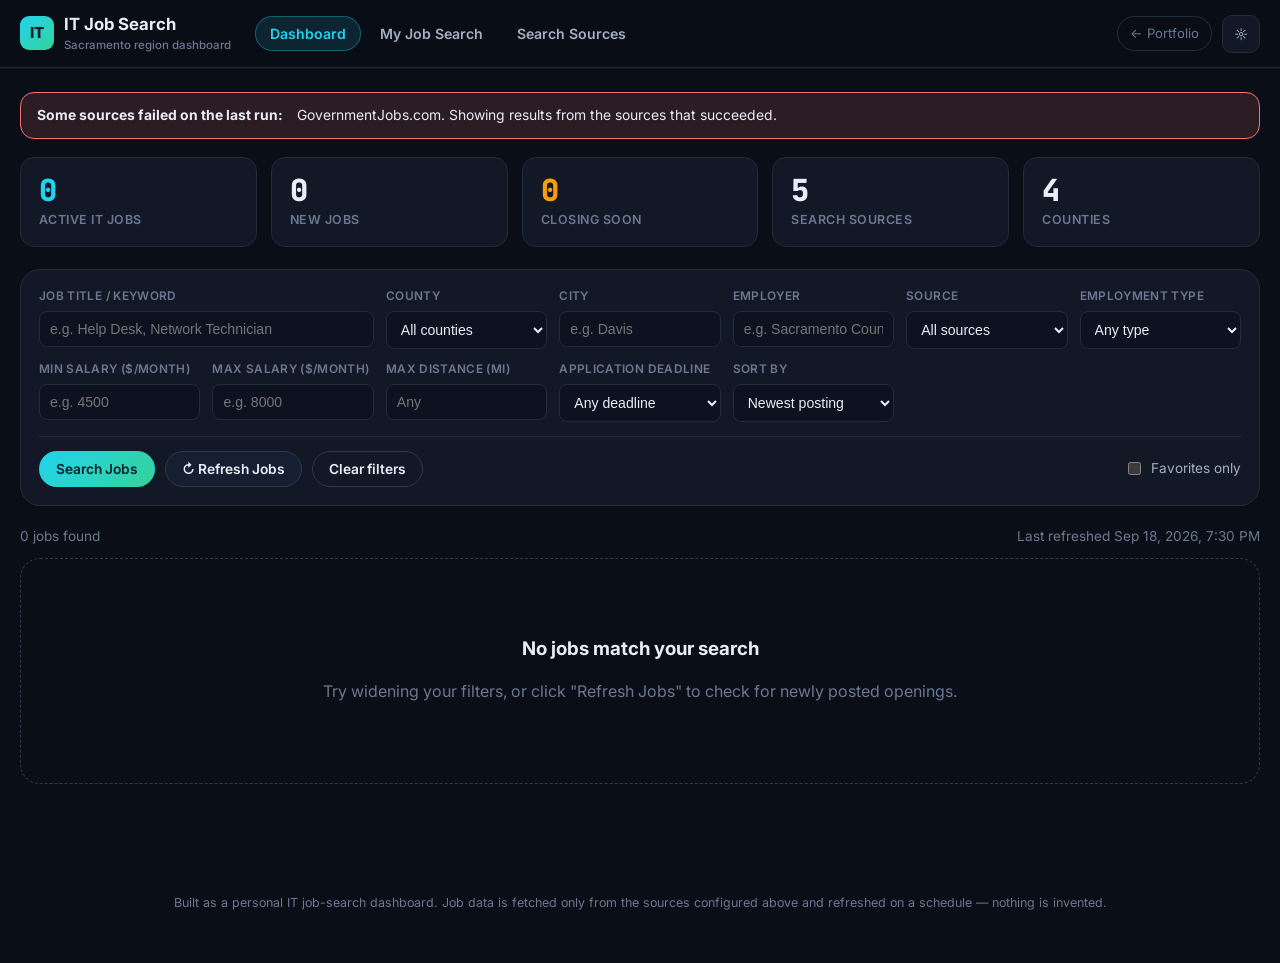
<file: job-search/index.html>
<!DOCTYPE html>
<html lang="en">
<head>
<meta charset="UTF-8" />
<meta name="viewport" content="width=device-width, initial-scale=1.0" />
<title>IT Job Search Dashboard — Sacramento Region</title>
<meta name="description" content="Personal dashboard for finding current Information Technology and Technology Specialist job openings in Sacramento, Yolo, Placer, and El Dorado Counties." />
<link rel="icon" href="data:image/svg+xml,%3Csvg xmlns='http://www.w3.org/2000/svg' viewBox='0 0 24 24'%3E%3Crect width='24' height='24' rx='5' fill='%230a0e17'/%3E%3Cpath d='M12 3l7 3v5c0 4.5-3 8-7 10-4-2-7-5.5-7-10V6l7-3z' fill='none' stroke='%2322d3ee' stroke-width='1.6'/%3E%3Cpath d='M9 12l2 2 4-4' fill='none' stroke='%2334d399' stroke-width='1.6' stroke-linecap='round' stroke-linejoin='round'/%3E%3C/svg%3E">
<link rel="preconnect" href="https://fonts.googleapis.com">
<link href="https://fonts.googleapis.com/css2?family=Inter:wght@400;500;600;700;800&family=JetBrains+Mono:wght@500;700&display=swap" rel="stylesheet">
<link rel="stylesheet" href="css/styles.css" />
</head>
<body>

<header class="app-header">
  <a class="brand" href="../index.html" title="Back to portfolio">
    <span class="brand-mark">IT</span>
    <span>
      IT Job Search
      <small>Sacramento region dashboard</small>
    </span>
  </a>

  <nav class="header-nav" role="tablist" aria-label="Dashboard sections">
    <button type="button" class="nav-tab active" data-view="dashboard" role="tab" aria-selected="true">Dashboard</button>
    <button type="button" class="nav-tab" data-view="my-search" role="tab" aria-selected="false">My Job Search</button>
    <button type="button" class="nav-tab" data-view="sources" role="tab" aria-selected="false">Search Sources</button>
  </nav>

  <div class="header-actions">
    <a class="back-link" href="../index.html">&larr; Portfolio</a>
    <button class="icon-btn" id="theme-toggle" type="button" aria-label="Toggle light/dark theme" title="Toggle theme">&#9788;</button>
  </div>
</header>

<main class="app-main">

  <!-- ============================= DASHBOARD ============================= -->
  <section class="view active" id="view-dashboard">

    <div id="status-banner-container"></div>

    <div class="stats-grid" id="stats-grid">
      <div class="stat-tile accent">
        <div class="stat-value" id="stat-active">0</div>
        <div class="stat-label">Active IT Jobs</div>
      </div>
      <div class="stat-tile">
        <div class="stat-value" id="stat-new">0</div>
        <div class="stat-label">New Jobs</div>
      </div>
      <div class="stat-tile warn">
        <div class="stat-value" id="stat-closing-soon">0</div>
        <div class="stat-label">Closing Soon</div>
      </div>
      <div class="stat-tile">
        <div class="stat-value" id="stat-sources">0</div>
        <div class="stat-label">Search Sources</div>
      </div>
      <div class="stat-tile">
        <div class="stat-value" id="stat-counties">0</div>
        <div class="stat-label">Counties</div>
      </div>
    </div>

    <div class="toolbar">
      <div class="toolbar-row">
        <div class="field field-search">
          <label for="f-keyword">Job title / keyword</label>
          <input type="text" id="f-keyword" placeholder="e.g. Help Desk, Network Technician" />
        </div>
        <div class="field">
          <label for="f-county">County</label>
          <select id="f-county"><option value="">All counties</option></select>
        </div>
        <div class="field">
          <label for="f-city">City</label>
          <input type="text" id="f-city" placeholder="e.g. Davis" />
        </div>
        <div class="field">
          <label for="f-employer">Employer</label>
          <input type="text" id="f-employer" placeholder="e.g. Sacramento County" />
        </div>
        <div class="field">
          <label for="f-source">Source</label>
          <select id="f-source"><option value="">All sources</option></select>
        </div>
        <div class="field">
          <label for="f-employment-type">Employment type</label>
          <select id="f-employment-type">
            <option value="">Any type</option>
            <option value="Full-time">Full-time</option>
            <option value="Part-time">Part-time</option>
            <option value="Temporary">Temporary</option>
            <option value="Contract">Contract</option>
            <option value="Internship">Internship</option>
          </select>
        </div>
        <div class="field">
          <label for="f-salary-min">Min salary ($/month)</label>
          <input type="number" id="f-salary-min" placeholder="e.g. 4500" min="0" />
        </div>
        <div class="field">
          <label for="f-salary-max">Max salary ($/month)</label>
          <input type="number" id="f-salary-max" placeholder="e.g. 8000" min="0" />
        </div>
        <div class="field">
          <label for="f-distance">Max distance (mi)</label>
          <input type="number" id="f-distance" placeholder="Any" min="0" />
        </div>
        <div class="field">
          <label for="f-deadline">Application deadline</label>
          <select id="f-deadline">
            <option value="">Any deadline</option>
            <option value="soon">Closing within 7 days</option>
            <option value="30">Closing within 30 days</option>
            <option value="nodate">No closing date provided</option>
          </select>
        </div>
        <div class="field">
          <label for="f-sort">Sort by</label>
          <select id="f-sort">
            <option value="newest">Newest posting</option>
            <option value="closing">Closing date</option>
            <option value="salary-high">Salary (high to low)</option>
            <option value="salary-low">Salary (low to high)</option>
            <option value="distance">Distance from home</option>
            <option value="title">Job title (A-Z)</option>
          </select>
        </div>
      </div>

      <div class="toolbar-actions">
        <button class="btn btn-primary" id="btn-search" type="button">Search Jobs</button>
        <button class="btn" id="btn-refresh" type="button">&#8635; Refresh Jobs</button>
        <button class="btn btn-ghost" id="btn-clear-filters" type="button">Clear filters</button>
        <label class="checkbox-inline">
          <input type="checkbox" id="f-favorites-only" />
          Favorites only
        </label>
      </div>
    </div>

    <div class="results-meta">
      <span id="results-count">0 jobs found</span>
      <span id="last-updated">Never refreshed</span>
    </div>

    <div class="job-grid" id="job-grid"></div>

    <div class="load-more-row" id="load-more-row" style="display:none;">
      <button class="btn" id="btn-load-more" type="button">Load more jobs</button>
    </div>

  </section>

  <!-- ============================= MY JOB SEARCH ============================= -->
  <section class="view" id="view-my-search">

    <div class="panel">
      <h2>Home Location</h2>
      <p class="hint">
        By default, distance is calculated privately when jobs are scraped (using a home
        location stored only as a GitHub Actions secret — never committed to this repo or
        shown on the page). You can optionally override the distance calculation for your
        own browser only, below. Anything entered here is saved solely in this browser's
        local storage and is never uploaded anywhere.
      </p>
      <div class="form-grid">
        <div class="field">
          <label for="s-home-lat">Home latitude (optional override)</label>
          <input type="number" step="any" id="s-home-lat" placeholder="e.g. 38.58" />
        </div>
        <div class="field">
          <label for="s-home-lon">Home longitude (optional override)</label>
          <input type="number" step="any" id="s-home-lon" placeholder="e.g. -121.49" />
        </div>
      </div>
      <div class="actions-row">
        <button class="btn btn-primary" id="btn-save-home">Save home location</button>
        <button class="btn btn-ghost" id="btn-clear-home">Clear override</button>
      </div>
    </div>

    <div class="panel">
      <h2>Search Counties</h2>
      <p class="hint">Jobs outside these counties are never shown, even if they match your keywords.</p>
      <div class="county-list" id="settings-county-list"></div>
      <div class="actions-row">
        <input type="text" id="new-county-name" placeholder="Add a county, e.g. Sutter County" class="field-inline" style="flex:1; background:var(--bg-alt); border:1px solid var(--border); color:var(--text); border-radius:8px; padding:9px 10px;" />
        <button class="btn" id="btn-add-county">Add county</button>
      </div>
    </div>

    <div class="panel">
      <h2>Job Keywords</h2>
      <p class="hint">A job must match at least one of these title keywords to be included.</p>
      <div class="tag-editor" id="keyword-tags"></div>
      <div class="actions-row">
        <input type="text" id="new-keyword" placeholder="Add a keyword, e.g. Cybersecurity Technician" style="flex:1; background:var(--bg-alt); border:1px solid var(--border); color:var(--text); border-radius:8px; padding:9px 10px;" />
        <button class="btn" id="btn-add-keyword">Add keyword</button>
      </div>
    </div>

    <div class="panel">
      <h2>Default Search Preferences</h2>
      <p class="hint">Applied automatically as the starting filters every time you open the dashboard.</p>
      <div class="form-grid">
        <div class="field">
          <label for="s-min-salary">Minimum salary ($/month)</label>
          <input type="number" id="s-min-salary" min="0" />
        </div>
        <div class="field">
          <label for="s-max-distance">Maximum distance (miles)</label>
          <input type="number" id="s-max-distance" min="0" />
        </div>
      </div>
      <div class="actions-row">
        <button class="btn btn-primary" id="btn-save-prefs">Save preferences</button>
      </div>
    </div>

    <div class="panel">
      <h2>Enabled Sources</h2>
      <p class="hint">Toggle which sources are searched on this dashboard. Manage the full source list under "Search Sources".</p>
      <div class="source-checklist" id="settings-source-checklist"></div>
    </div>

  </section>

  <!-- ============================= SOURCES ============================= -->
  <section class="view" id="view-sources">

    <div class="panel">
      <h2>Job Search Sources</h2>
      <p class="hint">
        Add, edit, remove, or enable/disable the websites this dashboard searches.
        Changes here update your browser immediately. To change what the scheduled
        scraper actually fetches (the source of the data in this dashboard), use
        <strong>Export Config</strong> below and commit the downloaded
        <code>sources.json</code> to <code>job-search/data/sources.json</code> in the repo.
      </p>

      <table class="source-table">
        <thead>
          <tr>
            <th>Name</th>
            <th>Type</th>
            <th>Search URL</th>
            <th>Enabled</th>
            <th></th>
          </tr>
        </thead>
        <tbody id="sources-table-body"></tbody>
      </table>

      <form class="source-form" id="add-source-form">
        <div class="field">
          <label for="src-name">Source name</label>
          <input type="text" id="src-name" required placeholder="e.g. City of Roseville" />
        </div>
        <div class="field">
          <label for="src-website">Website label</label>
          <input type="text" id="src-website" required placeholder="e.g. GovernmentJobs.com" />
        </div>
        <div class="field">
          <label for="src-type">Adapter type</label>
          <select id="src-type">
            <option value="neogov">NEOGOV (governmentjobs.com / schooljobs.com)</option>
            <option value="edjoin">EDJOIN.org</option>
          </select>
        </div>
        <div class="field" style="grid-column: span 2;">
          <label for="src-url">Search URL</label>
          <input type="url" id="src-url" required placeholder="https://www.governmentjobs.com/careers/..." />
        </div>
        <div class="field" style="align-self:flex-end;">
          <button class="btn btn-primary" type="submit">Add source</button>
        </div>
      </form>

      <div class="actions-row">
        <button class="btn" id="btn-export-config">Export config (.json)</button>
        <label class="btn" for="import-config-input" style="cursor:pointer;">Import config (.json)</label>
        <input type="file" id="import-config-input" accept="application/json" style="display:none;" />
        <button class="btn btn-ghost" id="btn-reset-sources">Reset to defaults</button>
      </div>
    </div>

  </section>

</main>

<footer class="app-footer">
  Built as a personal IT job-search dashboard. Job data is fetched only from the sources
  configured above and refreshed on a schedule — nothing is invented.
</footer>

<!-- Edit source modal -->
<div id="edit-source-modal" style="display:none; position:fixed; inset:0; background:rgba(0,0,0,0.5); z-index:100; align-items:center; justify-content:center;">
  <div class="panel" style="max-width:480px; width:92%;">
    <h2>Edit source</h2>
    <div class="form-grid">
      <div class="field" style="grid-column:span 2;">
        <label for="edit-src-name">Source name</label>
        <input type="text" id="edit-src-name" />
      </div>
      <div class="field" style="grid-column:span 2;">
        <label for="edit-src-website">Website label</label>
        <input type="text" id="edit-src-website" />
      </div>
      <div class="field">
        <label for="edit-src-type">Adapter type</label>
        <select id="edit-src-type">
          <option value="neogov">NEOGOV</option>
          <option value="edjoin">EDJOIN.org</option>
        </select>
      </div>
      <div class="field" style="grid-column:span 2;">
        <label for="edit-src-url">Search URL</label>
        <input type="url" id="edit-src-url" />
      </div>
    </div>
    <div class="actions-row">
      <button class="btn btn-primary" id="btn-save-edit-source">Save changes</button>
      <button class="btn btn-ghost" id="btn-cancel-edit-source">Cancel</button>
    </div>
  </div>
</div>

<script src="js/store.js"></script>
<script src="js/distance.js"></script>
<script src="js/filters.js"></script>
<script src="js/render.js"></script>
<script src="js/app.js"></script>
</body>
</html>
</file>
<file: css/styles.css>
/* ==========================================================================
   Design tokens
   ========================================================================== */
:root {
  --bg: #0a0e17;
  --bg-alt: #0d1220;
  --surface: #121826;
  --surface-hover: #161f31;
  --border: #212c3d;
  --border-strong: #2b3a52;

  --text: #e8edf7;
  --text-dim: #a3b0c4;
  --text-mute: #6b7891;

  --accent: #22d3ee;
  --accent-2: #34d399;
  --accent-rgb: 34, 211, 238;
  --accent-soft: rgba(34, 211, 238, 0.12);
  --accent-border: rgba(34, 211, 238, 0.35);

  --header-h: 72px;

  --font-body: 'Inter', system-ui, -apple-system, 'Segoe UI', sans-serif;
  --font-mono: 'JetBrains Mono', 'SFMono-Regular', Consolas, monospace;

  --shadow-sm: 0 1px 2px rgba(0,0,0,0.3);
  --shadow-md: 0 8px 24px rgba(0,0,0,0.35);
  --shadow-glow: 0 0 0 1px var(--accent-border), 0 8px 30px rgba(34,211,238,0.08);

  --radius-sm: 8px;
  --radius-md: 14px;
  --radius-lg: 20px;

  --ease: cubic-bezier(0.22, 1, 0.36, 1);
  color-scheme: dark;
}

:root[data-theme="light"] {
  --bg: #f5f7fb;
  --bg-alt: #eef1f7;
  --surface: #ffffff;
  --surface-hover: #f2f5fa;
  --border: #dde3ee;
  --border-strong: #c6cee0;

  --text: #131a2a;
  --text-dim: #4b5872;
  --text-mute: #7c88a0;

  --accent: #0891a8;
  --accent-2: #0f9d68;
  --accent-soft: rgba(8, 145, 168, 0.08);
  --accent-border: rgba(8, 145, 168, 0.3);

  --shadow-sm: 0 1px 2px rgba(20,30,50,0.06);
  --shadow-md: 0 8px 24px rgba(20,30,50,0.08);
  --shadow-glow: 0 0 0 1px var(--accent-border), 0 8px 30px rgba(8,145,168,0.08);
  color-scheme: light;
}

/* Dark is the default look regardless of OS preference — the theme toggle
   (persisted via localStorage) is the only way to switch to light mode. */

/* ==========================================================================
   Reset & base
   ========================================================================== */
*, *::before, *::after { box-sizing: border-box; }
html { scroll-behavior: smooth; }
@media (prefers-reduced-motion: reduce) {
  html { scroll-behavior: auto; }
  *, *::before, *::after { animation-duration: 0.01ms !important; animation-iteration-count: 1 !important; transition-duration: 0.01ms !important; scroll-behavior: auto !important; }
}

body {
  margin: 0;
  background: var(--bg);
  color: var(--text);
  font-family: var(--font-body);
  font-size: 16px;
  line-height: 1.6;
  -webkit-font-smoothing: antialiased;
  transition: background 0.3s var(--ease), color 0.3s var(--ease);
}

h1, h2, h3, h4 { margin: 0; font-weight: 700; letter-spacing: -0.02em; }
p { margin: 0; }
ul { margin: 0; padding: 0; list-style: none; }
a { color: inherit; text-decoration: none; }
img { max-width: 100%; display: block; }
button { font: inherit; color: inherit; background: none; border: none; cursor: pointer; }

.container {
  width: 100%;
  max-width: 1140px;
  margin-inline: auto;
  padding-inline: 24px;
}

.skip-link {
  position: absolute;
  left: -999px;
  top: 0;
  background: var(--accent);
  color: #04141a;
  padding: 10px 16px;
  border-radius: 0 0 8px 0;
  z-index: 200;
  font-weight: 600;
}
.skip-link:focus { left: 0; }

::selection { background: var(--accent); color: #04141a; }

/* Background grid texture */
.bg-grid {
  position: fixed;
  inset: 0;
  z-index: -1;
  pointer-events: none;
  background-image:
    linear-gradient(rgba(var(--accent-rgb), 0.05) 1px, transparent 1px),
    linear-gradient(90deg, rgba(var(--accent-rgb), 0.05) 1px, transparent 1px);
  background-size: 48px 48px;
  mask-image: radial-gradient(ellipse 80% 60% at 50% 0%, #000 30%, transparent 75%);
  opacity: 0.6;
}
:root[data-theme="light"] .bg-grid { opacity: 0.35; }

/* ==========================================================================
   Header
   ========================================================================== */
.site-header {
  position: fixed;
  inset: 0 0 auto 0;
  height: var(--header-h);
  z-index: 100;
  background: rgba(10, 14, 23, 0.72);
  backdrop-filter: blur(14px) saturate(140%);
  -webkit-backdrop-filter: blur(14px) saturate(140%);
  border-bottom: 1px solid transparent;
  transition: border-color 0.3s var(--ease), background 0.3s var(--ease);
}
:root[data-theme="light"] .site-header { background: rgba(245, 247, 251, 0.78); }
.site-header.scrolled { border-bottom-color: var(--border); }

.header-inner {
  height: 100%;
  display: flex;
  align-items: center;
  justify-content: space-between;
  gap: 16px;
}

.brand {
  display: flex;
  align-items: center;
  gap: 10px;
  font-family: var(--font-mono);
  font-weight: 600;
  font-size: 1.02rem;
  color: var(--text);
}
.brand-mark {
  display: inline-flex;
  color: var(--accent);
}
.brand-text { white-space: nowrap; }

.nav-list {
  display: flex;
  align-items: center;
  gap: 2px;
}
.nav-link {
  display: inline-block;
  padding: 9px 14px;
  font-size: 0.92rem;
  font-weight: 500;
  color: var(--text-dim);
  border-radius: 999px;
  transition: color 0.2s var(--ease), background 0.2s var(--ease);
}
.nav-link:hover { color: var(--text); background: var(--surface); }
.nav-link.active { color: var(--accent); background: var(--accent-soft); }

.header-actions { display: flex; align-items: center; gap: 8px; }

.theme-toggle {
  display: inline-flex;
  align-items: center;
  justify-content: center;
  width: 38px;
  height: 38px;
  border-radius: 999px;
  border: 1px solid var(--border);
  color: var(--text-dim);
  transition: color 0.2s var(--ease), border-color 0.2s var(--ease), background 0.2s var(--ease);
}
.theme-toggle:hover { color: var(--accent); border-color: var(--accent-border); background: var(--accent-soft); }
.icon-sun { display: none; }
:root[data-theme="light"] .icon-sun { display: block; }
:root[data-theme="light"] .icon-moon { display: none; }

.nav-toggle {
  display: none;
  flex-direction: column;
  justify-content: center;
  gap: 5px;
  width: 38px;
  height: 38px;
  border-radius: 8px;
}
.nav-toggle span {
  width: 20px;
  height: 2px;
  background: var(--text);
  border-radius: 2px;
  transition: transform 0.25s var(--ease), opacity 0.25s var(--ease);
}
.nav-toggle[aria-expanded="true"] span:nth-child(1) { transform: translateY(7px) rotate(45deg); }
.nav-toggle[aria-expanded="true"] span:nth-child(2) { opacity: 0; }
.nav-toggle[aria-expanded="true"] span:nth-child(3) { transform: translateY(-7px) rotate(-45deg); }

/* ==========================================================================
   Hero
   ========================================================================== */
.hero {
  position: relative;
  min-height: 100vh;
  display: flex;
  align-items: center;
  padding-top: var(--header-h);
}
.hero-inner { max-width: 820px; }

.eyebrow {
  display: inline-flex;
  align-items: center;
  gap: 8px;
  font-family: var(--font-mono);
  font-size: 0.82rem;
  color: var(--accent-2);
  background: rgba(52, 211, 153, 0.1);
  border: 1px solid rgba(52, 211, 153, 0.3);
  padding: 6px 14px;
  border-radius: 999px;
  margin-bottom: 24px;
}
.dot {
  width: 7px; height: 7px;
  border-radius: 50%;
  background: var(--accent-2);
  box-shadow: 0 0 0 3px rgba(52, 211, 153, 0.2);
  animation: pulse 2.2s ease-in-out infinite;
}
@keyframes pulse { 0%,100% { opacity: 1; } 50% { opacity: 0.45; } }

.hero-title {
  font-size: clamp(2.1rem, 6vw, 3.6rem);
  line-height: 1.1;
  margin-bottom: 14px;
}
.accent-text {
  background: linear-gradient(100deg, var(--accent), var(--accent-2));
  -webkit-background-clip: text;
  background-clip: text;
  color: transparent;
}
.hero-subtitle {
  font-size: clamp(1.05rem, 2.4vw, 1.35rem);
  font-weight: 600;
  color: var(--text-dim);
  margin-bottom: 22px;
}
.hero-lede {
  color: var(--text-dim);
  font-size: 1.03rem;
  max-width: 700px;
  margin-bottom: 34px;
}

.hero-actions {
  display: flex;
  flex-wrap: wrap;
  gap: 12px;
  margin-bottom: 40px;
}

.btn {
  display: inline-flex;
  align-items: center;
  gap: 8px;
  padding: 12px 22px;
  border-radius: 10px;
  font-weight: 600;
  font-size: 0.95rem;
  border: 1px solid transparent;
  transition: transform 0.2s var(--ease), box-shadow 0.2s var(--ease), background 0.2s var(--ease), border-color 0.2s var(--ease), color 0.2s var(--ease);
}
.btn:hover { transform: translateY(-2px); }
.btn:active { transform: translateY(0); }

.btn-primary {
  background: linear-gradient(100deg, var(--accent), var(--accent-2));
  color: #04141a;
  box-shadow: 0 8px 24px rgba(var(--accent-rgb), 0.25);
}
.btn-primary:hover { box-shadow: 0 12px 30px rgba(var(--accent-rgb), 0.35); }

.btn-secondary {
  background: var(--surface);
  border-color: var(--border-strong);
  color: var(--text);
}
.btn-secondary:hover { border-color: var(--accent-border); color: var(--accent); }

.btn-ghost {
  color: var(--text-dim);
  border-color: transparent;
}
.btn-ghost:hover { color: var(--text); background: var(--surface); }

.hero-meta {
  display: flex;
  flex-wrap: wrap;
  gap: 20px;
  font-family: var(--font-mono);
  font-size: 0.85rem;
  color: var(--text-mute);
}
.hero-meta li { display: flex; align-items: center; gap: 8px; }
.hero-meta svg { color: var(--accent); flex-shrink: 0; }

.scroll-cue {
  position: absolute;
  left: 50%;
  bottom: 32px;
  transform: translateX(-50%);
  color: var(--text-mute);
  animation: bob 2.4s ease-in-out infinite;
}
.scroll-cue:hover { color: var(--accent); }
@keyframes bob { 0%,100% { transform: translate(-50%, 0); } 50% { transform: translate(-50%, 8px); } }

/* ==========================================================================
   Sections (shared)
   ========================================================================== */
.section { padding: 108px 0; }
.section-alt { background: var(--bg-alt); }

.section-kicker {
  font-family: var(--font-mono);
  font-size: 0.85rem;
  color: var(--accent);
  margin-bottom: 10px;
  letter-spacing: 0.02em;
}
.section-title {
  font-size: clamp(1.7rem, 4vw, 2.4rem);
  margin-bottom: 14px;
}
.section-lede {
  color: var(--text-dim);
  max-width: 640px;
  margin-bottom: 48px;
  font-size: 1.02rem;
}

/* ==========================================================================
   About
   ========================================================================== */
.about-grid {
  display: grid;
  grid-template-columns: 1.6fr 1fr;
  gap: 48px;
  align-items: start;
  margin-top: 8px;
}
.about-copy p { color: var(--text-dim); margin-bottom: 18px; }
.about-copy p:last-child { margin-bottom: 0; }

.about-highlights {
  display: grid;
  grid-template-columns: 1fr 1fr;
  gap: 14px;
}
.fact-card {
  background: var(--surface);
  border: 1px solid var(--border);
  border-radius: var(--radius-md);
  padding: 22px 18px;
  display: flex;
  flex-direction: column;
  gap: 6px;
  transition: border-color 0.25s var(--ease), transform 0.25s var(--ease);
}
.fact-card:hover { border-color: var(--accent-border); transform: translateY(-3px); }
.fact-num {
  font-family: var(--font-mono);
  font-size: 1.9rem;
  font-weight: 700;
  color: var(--accent);
}
.fact-label { font-size: 0.85rem; color: var(--text-mute); }

/* ==========================================================================
   Timeline (Experience)
   ========================================================================== */
.timeline {
  position: relative;
  margin-top: 8px;
  padding-left: 32px;
  border-left: 2px solid var(--border);
}
.timeline-item { position: relative; padding-bottom: 44px; }
.timeline-item:last-child { padding-bottom: 0; }

.timeline-dot {
  position: absolute;
  left: -39px;
  top: 6px;
  width: 16px;
  height: 16px;
  border-radius: 50%;
  background: var(--bg);
  border: 2px solid var(--accent);
  box-shadow: 0 0 0 4px var(--accent-soft);
}

.timeline-card {
  background: var(--surface);
  border: 1px solid var(--border);
  border-radius: var(--radius-md);
  padding: 26px 28px;
  transition: border-color 0.25s var(--ease), box-shadow 0.25s var(--ease), transform 0.25s var(--ease);
}
.timeline-card:hover { border-color: var(--accent-border); box-shadow: var(--shadow-md); transform: translateY(-2px); }

.timeline-head {
  display: flex;
  flex-wrap: wrap;
  justify-content: space-between;
  align-items: baseline;
  gap: 10px;
  margin-bottom: 16px;
}
.timeline-role { font-size: 1.18rem; margin-bottom: 4px; }
.timeline-org { color: var(--accent); font-weight: 500; font-size: 0.95rem; }
.timeline-date {
  font-family: var(--font-mono);
  font-size: 0.82rem;
  color: var(--text-mute);
  white-space: nowrap;
  background: var(--bg);
  border: 1px solid var(--border);
  padding: 4px 10px;
  border-radius: 999px;
}

.timeline-list { display: flex; flex-direction: column; gap: 9px; margin-bottom: 18px; }
.timeline-list li {
  position: relative;
  padding-left: 20px;
  color: var(--text-dim);
  font-size: 0.95rem;
}
.timeline-list li::before {
  content: "";
  position: absolute;
  left: 0;
  top: 9px;
  width: 6px;
  height: 6px;
  border-radius: 50%;
  background: var(--accent-2);
}

.tag-row { display: flex; flex-wrap: wrap; gap: 8px; }
.tag {
  font-family: var(--font-mono);
  font-size: 0.76rem;
  color: var(--accent);
  background: var(--accent-soft);
  border: 1px solid var(--accent-border);
  padding: 4px 10px;
  border-radius: 6px;
}

/* ==========================================================================
   Skills
   ========================================================================== */
.skills-grid {
  display: grid;
  grid-template-columns: repeat(3, 1fr);
  gap: 20px;
}
.skill-card {
  background: var(--surface);
  border: 1px solid var(--border);
  border-radius: var(--radius-md);
  padding: 26px;
  transition: border-color 0.25s var(--ease), transform 0.25s var(--ease), box-shadow 0.25s var(--ease);
}
.skill-card:hover { border-color: var(--accent-border); transform: translateY(-3px); box-shadow: var(--shadow-md); }
.skill-icon {
  display: inline-flex;
  align-items: center;
  justify-content: center;
  width: 44px;
  height: 44px;
  border-radius: 10px;
  background: var(--accent-soft);
  color: var(--accent);
  margin-bottom: 16px;
}
.skill-card h3 { font-size: 1.05rem; margin-bottom: 14px; }
.skill-tags { display: flex; flex-direction: column; gap: 8px; }
.skill-tags li {
  font-size: 0.89rem;
  color: var(--text-dim);
  padding-left: 16px;
  position: relative;
}
.skill-tags li::before {
  content: "";
  position: absolute;
  left: 0;
  top: 8px;
  width: 5px;
  height: 5px;
  background: var(--accent);
  border-radius: 1px;
  transform: rotate(45deg);
}

/* ==========================================================================
   Projects
   ========================================================================== */
.project-grid {
  display: grid;
  grid-template-columns: repeat(3, 1fr);
  gap: 20px;
}
.project-card {
  background: var(--surface);
  border: 1px solid var(--border);
  border-radius: var(--radius-md);
  padding: 26px;
  transition: border-color 0.25s var(--ease), transform 0.25s var(--ease), box-shadow 0.25s var(--ease);
}
.project-card:hover { border-color: var(--accent-border); transform: translateY(-3px); box-shadow: var(--shadow-md); }
.project-icon {
  display: inline-flex;
  align-items: center;
  justify-content: center;
  width: 48px;
  height: 48px;
  border-radius: 12px;
  background: linear-gradient(135deg, var(--accent-soft), transparent);
  border: 1px solid var(--accent-border);
  color: var(--accent);
  margin-bottom: 18px;
}
.project-card h3 { font-size: 1.05rem; margin-bottom: 10px; }
.project-card p { color: var(--text-dim); font-size: 0.92rem; }

/* ==========================================================================
   Education & Certifications
   ========================================================================== */
.edu-cert-grid {
  display: grid;
  grid-template-columns: 1fr 1fr;
  gap: 40px;
}
.col-title {
  display: flex;
  align-items: center;
  gap: 10px;
  font-size: 1.1rem;
  color: var(--accent);
  margin-bottom: 20px;
}
.cred-card {
  background: var(--surface);
  border: 1px solid var(--border);
  border-left: 3px solid var(--accent);
  border-radius: var(--radius-sm);
  padding: 18px 20px;
  margin-bottom: 14px;
  transition: transform 0.2s var(--ease), border-color 0.2s var(--ease);
}
.cred-card:hover { transform: translateX(4px); border-color: var(--accent-border); }
.cred-card:last-child { margin-bottom: 0; }
.cred-card h4 { font-size: 0.98rem; margin-bottom: 6px; line-height: 1.4; }
.cred-org { font-size: 0.87rem; color: var(--text-dim); margin-bottom: 2px; }
.cred-date { font-family: var(--font-mono); font-size: 0.8rem; color: var(--text-mute); }

/* ==========================================================================
   Cybersecurity & Automation
   ========================================================================== */
.cyber-grid {
  display: grid;
  grid-template-columns: repeat(4, 1fr);
  gap: 20px;
}
.cyber-card {
  background: var(--surface);
  border: 1px solid var(--border);
  border-radius: var(--radius-md);
  padding: 24px;
  text-align: left;
  transition: border-color 0.25s var(--ease), transform 0.25s var(--ease);
  position: relative;
  overflow: hidden;
}
.cyber-card::after {
  content: "";
  position: absolute;
  inset: 0;
  background: radial-gradient(circle at 100% 0%, rgba(var(--accent-rgb), 0.08), transparent 60%);
  pointer-events: none;
}
.cyber-card:hover { border-color: var(--accent-border); transform: translateY(-3px); }
.cyber-icon {
  display: inline-flex;
  align-items: center;
  justify-content: center;
  width: 50px;
  height: 50px;
  border-radius: 12px;
  background: var(--accent-soft);
  color: var(--accent-2);
  margin-bottom: 16px;
}
.cyber-card h3 { font-size: 1rem; margin-bottom: 10px; }
.cyber-card p { color: var(--text-dim); font-size: 0.88rem; }

/* ==========================================================================
   Contact
   ========================================================================== */
.contact-section { padding-bottom: 120px; }
.contact-grid {
  display: grid;
  grid-template-columns: repeat(4, 1fr);
  gap: 18px;
}
.contact-card {
  display: flex;
  align-items: center;
  gap: 14px;
  background: var(--surface);
  border: 1px solid var(--border);
  border-radius: var(--radius-md);
  padding: 20px;
  transition: border-color 0.25s var(--ease), transform 0.25s var(--ease), box-shadow 0.25s var(--ease);
}
.contact-card:hover { border-color: var(--accent-border); transform: translateY(-3px); box-shadow: var(--shadow-md); }
.contact-card-static { cursor: default; }
.contact-card-static:hover { transform: none; }
.contact-icon {
  display: inline-flex;
  align-items: center;
  justify-content: center;
  width: 42px;
  height: 42px;
  border-radius: 10px;
  background: var(--accent-soft);
  color: var(--accent);
  flex-shrink: 0;
}
.contact-label { display: block; font-size: 0.78rem; color: var(--text-mute); margin-bottom: 3px; }
.contact-value { display: block; font-size: 0.92rem; font-weight: 600; color: var(--text); word-break: break-word; }

/* ==========================================================================
   Footer
   ========================================================================== */
.site-footer {
  border-top: 1px solid var(--border);
  padding: 28px 0;
}
.footer-inner {
  font-size: 0.85rem;
  color: var(--text-mute);
  text-align: center;
}

/* ==========================================================================
   Scroll-reveal animation
   ========================================================================== */
.reveal {
  opacity: 0;
  transform: translateY(18px);
  transition: opacity 0.6s var(--ease), transform 0.6s var(--ease);
}
.reveal.in-view { opacity: 1; transform: translateY(0); }

/* ==========================================================================
   Responsive
   ========================================================================== */
@media (max-width: 980px) {
  .skills-grid { grid-template-columns: repeat(2, 1fr); }
  .project-grid { grid-template-columns: repeat(2, 1fr); }
  .cyber-grid { grid-template-columns: repeat(2, 1fr); }
  .contact-grid { grid-template-columns: repeat(2, 1fr); }
  .about-grid { grid-template-columns: 1fr; }
  .about-highlights { grid-template-columns: repeat(4, 1fr); }
}

@media (max-width: 860px) {
  .nav-toggle { display: flex; }
  .nav {
    position: fixed;
    top: var(--header-h);
    left: 0;
    right: 0;
    background: var(--bg);
    border-bottom: 1px solid var(--border);
    max-height: 0;
    overflow: hidden;
    transition: max-height 0.35s var(--ease);
  }
  .nav.open { max-height: 480px; }
  .nav-list {
    flex-direction: column;
    align-items: stretch;
    padding: 8px 24px 20px;
    gap: 2px;
  }
  .nav-link { padding: 12px 8px; border-radius: 8px; }

  .edu-cert-grid { grid-template-columns: 1fr; gap: 32px; }
}

@media (max-width: 640px) {
  .section { padding: 76px 0; }
  .hero { min-height: 92vh; }
  .skills-grid { grid-template-columns: 1fr; }
  .project-grid { grid-template-columns: 1fr; }
  .cyber-grid { grid-template-columns: 1fr; }
  .contact-grid { grid-template-columns: 1fr; }
  .about-highlights { grid-template-columns: 1fr 1fr; }
  .timeline { padding-left: 24px; }
  .timeline-dot { left: -31px; }
  .timeline-card { padding: 20px; }
  .hero-actions { flex-direction: column; align-items: stretch; }
  .btn { justify-content: center; }
}
</file>
<file: job-search/css/styles.css>
/* ==========================================================================
   Design tokens (mirrors the main portfolio site's palette for consistency)
   ========================================================================== */
:root {
  --bg: #0a0e17;
  --bg-alt: #0d1220;
  --surface: #121826;
  --surface-hover: #161f31;
  --border: #212c3d;
  --border-strong: #2b3a52;

  --text: #e8edf7;
  --text-dim: #a3b0c4;
  --text-mute: #6b7891;

  --accent: #22d3ee;
  --accent-2: #34d399;
  --accent-rgb: 34, 211, 238;
  --accent-soft: rgba(34, 211, 238, 0.12);
  --accent-border: rgba(34, 211, 238, 0.35);

  --warn: #f59e0b;
  --warn-soft: rgba(245, 158, 11, 0.14);
  --danger: #f87171;
  --danger-soft: rgba(248, 113, 113, 0.14);

  --font-body: 'Inter', system-ui, -apple-system, 'Segoe UI', sans-serif;
  --font-mono: 'JetBrains Mono', 'SFMono-Regular', Consolas, monospace;

  --shadow-sm: 0 1px 2px rgba(0,0,0,0.3);
  --shadow-md: 0 8px 24px rgba(0,0,0,0.35);

  --radius-sm: 8px;
  --radius-md: 14px;
  --radius-lg: 20px;

  --header-h: 68px;
  --ease: cubic-bezier(0.22, 1, 0.36, 1);
  color-scheme: dark;
}

:root[data-theme="light"] {
  --bg: #f5f7fb;
  --bg-alt: #eef1f7;
  --surface: #ffffff;
  --surface-hover: #f2f5fa;
  --border: #dde3ee;
  --border-strong: #c6cee0;

  --text: #131a2a;
  --text-dim: #4b5872;
  --text-mute: #7c88a0;

  --accent: #0891a8;
  --accent-2: #0f9d68;
  --accent-soft: rgba(8, 145, 168, 0.08);
  --accent-border: rgba(8, 145, 168, 0.3);

  --warn: #b45309;
  --warn-soft: rgba(180, 83, 9, 0.1);
  --danger: #dc2626;
  --danger-soft: rgba(220, 38, 38, 0.1);

  --shadow-sm: 0 1px 2px rgba(20,30,50,0.06);
  --shadow-md: 0 8px 24px rgba(20,30,50,0.08);
  color-scheme: light;
}

* { box-sizing: border-box; }
html { scroll-behavior: smooth; }

body {
  margin: 0;
  background: var(--bg);
  color: var(--text);
  font-family: var(--font-body);
  line-height: 1.5;
  -webkit-font-smoothing: antialiased;
}

a { color: inherit; }
button { font-family: inherit; }

.visually-hidden {
  position: absolute; width: 1px; height: 1px; overflow: hidden;
  clip: rect(0 0 0 0); white-space: nowrap;
}

/* ==========================================================================
   Header
   ========================================================================== */
.app-header {
  position: sticky; top: 0; z-index: 40;
  height: var(--header-h);
  display: flex; align-items: center;
  gap: 16px;
  padding: 0 20px;
  background: color-mix(in srgb, var(--bg) 88%, transparent);
  backdrop-filter: blur(10px);
  border-bottom: 1px solid var(--border);
}

.brand {
  display: flex; align-items: center; gap: 10px;
  font-weight: 700; font-size: 1.05rem;
  text-decoration: none;
  white-space: nowrap;
}
.brand-mark {
  width: 34px; height: 34px; border-radius: 9px;
  display: grid; place-items: center;
  background: linear-gradient(135deg, var(--accent), var(--accent-2));
  color: #05202a; font-weight: 800; font-size: 0.95rem;
}
.brand small {
  display: block; font-weight: 500; font-size: 0.72rem; color: var(--text-mute);
}

.header-nav {
  display: flex; gap: 4px;
  margin-left: 8px;
  overflow-x: auto;
}
.header-nav button {
  border: 1px solid transparent;
  background: none;
  color: var(--text-dim);
  padding: 8px 14px;
  border-radius: 999px;
  font-size: 0.88rem;
  font-weight: 600;
  cursor: pointer;
  white-space: nowrap;
  transition: background 0.15s var(--ease), color 0.15s var(--ease);
}
.header-nav button:hover { background: var(--surface-hover); color: var(--text); }
.header-nav button.active {
  background: var(--accent-soft);
  color: var(--accent);
  border-color: var(--accent-border);
}

.header-actions {
  margin-left: auto;
  display: flex; align-items: center; gap: 10px;
}

.icon-btn {
  width: 38px; height: 38px;
  display: grid; place-items: center;
  border-radius: 10px;
  border: 1px solid var(--border);
  background: var(--surface);
  color: var(--text-dim);
  cursor: pointer;
}
.icon-btn:hover { color: var(--text); border-color: var(--border-strong); }

.back-link {
  font-size: 0.82rem;
  color: var(--text-mute);
  text-decoration: none;
  border: 1px solid var(--border);
  padding: 7px 12px;
  border-radius: 999px;
}
.back-link:hover { color: var(--text); border-color: var(--border-strong); }

/* ==========================================================================
   Layout
   ========================================================================== */
.app-main {
  max-width: 1280px;
  margin: 0 auto;
  padding: 24px 20px 80px;
}

.view { display: none; }
.view.active { display: block; animation: fadeIn 0.25s var(--ease); }

@keyframes fadeIn {
  from { opacity: 0; transform: translateY(6px); }
  to { opacity: 1; transform: translateY(0); }
}

.status-banner {
  display: flex; align-items: center; gap: 10px;
  padding: 12px 16px;
  border-radius: var(--radius-md);
  border: 1px solid var(--border);
  background: var(--surface);
  font-size: 0.87rem;
  color: var(--text-dim);
  margin-bottom: 18px;
}
.status-banner.warn { border-color: var(--warn); background: var(--warn-soft); color: var(--text); }
.status-banner.error { border-color: var(--danger); background: var(--danger-soft); color: var(--text); }
.status-banner strong { color: var(--text); }

/* ==========================================================================
   Stat tiles
   ========================================================================== */
.stats-grid {
  display: grid;
  grid-template-columns: repeat(5, 1fr);
  gap: 14px;
  margin-bottom: 22px;
}
.stat-tile {
  background: var(--surface);
  border: 1px solid var(--border);
  border-radius: var(--radius-md);
  padding: 16px 18px;
}
.stat-tile .stat-value {
  font-size: 1.9rem; font-weight: 800; color: var(--text);
  font-family: var(--font-mono);
  line-height: 1.1;
}
.stat-tile .stat-label {
  font-size: 0.78rem; color: var(--text-mute); margin-top: 4px;
  text-transform: uppercase; letter-spacing: 0.04em; font-weight: 600;
}
.stat-tile.accent .stat-value { color: var(--accent); }
.stat-tile.warn .stat-value { color: var(--warn); }

/* ==========================================================================
   Toolbar / filters
   ========================================================================== */
.toolbar {
  background: var(--surface);
  border: 1px solid var(--border);
  border-radius: var(--radius-lg);
  padding: 18px;
  margin-bottom: 20px;
}
.toolbar-row {
  display: grid;
  grid-template-columns: repeat(auto-fill, minmax(160px, 1fr));
  gap: 12px;
}
.field {
  display: flex; flex-direction: column; gap: 5px;
}
.field label {
  font-size: 0.74rem; font-weight: 600; color: var(--text-mute);
  text-transform: uppercase; letter-spacing: 0.03em;
}
.field input, .field select {
  background: var(--bg-alt);
  border: 1px solid var(--border);
  color: var(--text);
  border-radius: var(--radius-sm);
  padding: 9px 10px;
  font-size: 0.88rem;
  width: 100%;
}
.field input:focus, .field select:focus {
  outline: none; border-color: var(--accent); box-shadow: 0 0 0 3px var(--accent-soft);
}
.field-search { grid-column: span 2; }

.toolbar-actions {
  display: flex; align-items: center; gap: 10px; flex-wrap: wrap;
  margin-top: 14px;
  padding-top: 14px;
  border-top: 1px solid var(--border);
}

.btn {
  border: 1px solid var(--border-strong);
  background: var(--surface-hover);
  color: var(--text);
  padding: 9px 16px;
  border-radius: 999px;
  font-size: 0.86rem;
  font-weight: 600;
  cursor: pointer;
  display: inline-flex; align-items: center; gap: 6px;
  transition: transform 0.12s var(--ease), border-color 0.12s var(--ease);
}
.btn:hover { border-color: var(--accent-border); }
.btn:active { transform: scale(0.97); }
.btn-primary {
  background: linear-gradient(135deg, var(--accent), var(--accent-2));
  color: #05202a; border-color: transparent;
}
.btn-danger { border-color: var(--danger); color: var(--danger); background: transparent; }
.btn-sm { padding: 6px 12px; font-size: 0.78rem; }
.btn-ghost { background: transparent; }

.checkbox-inline {
  display: flex; align-items: center; gap: 7px;
  font-size: 0.85rem; color: var(--text-dim);
  margin-left: auto;
}

/* ==========================================================================
   Job cards
   ========================================================================== */
.results-meta {
  display: flex; align-items: center; justify-content: space-between;
  margin-bottom: 12px; flex-wrap: wrap; gap: 8px;
  color: var(--text-mute); font-size: 0.85rem;
}

.job-grid {
  display: grid;
  grid-template-columns: repeat(auto-fill, minmax(320px, 1fr));
  gap: 16px;
}

.job-card {
  position: relative;
  background: var(--surface);
  border: 1px solid var(--border);
  border-radius: var(--radius-lg);
  padding: 18px;
  display: flex; flex-direction: column; gap: 10px;
  transition: border-color 0.15s var(--ease), transform 0.15s var(--ease);
}
.job-card:hover { border-color: var(--accent-border); transform: translateY(-2px); }

.job-card-top {
  display: flex; justify-content: space-between; align-items: flex-start; gap: 8px;
}
.job-title { font-size: 1.02rem; font-weight: 700; color: var(--text); margin: 0; }
.job-employer { font-size: 0.86rem; color: var(--text-dim); margin: 2px 0 0; }

.favorite-btn {
  border: none; background: none; cursor: pointer;
  color: var(--text-mute); font-size: 1.2rem; line-height: 1;
  padding: 2px;
  flex-shrink: 0;
}
.favorite-btn.active { color: var(--warn); }

.badge-row { display: flex; flex-wrap: wrap; gap: 6px; }
.badge {
  font-size: 0.72rem; font-weight: 700; padding: 3px 9px;
  border-radius: 999px; text-transform: uppercase; letter-spacing: 0.03em;
  border: 1px solid var(--border);
  color: var(--text-dim);
}
.badge-new { background: var(--accent-soft); color: var(--accent); border-color: var(--accent-border); }
.badge-soon { background: var(--warn-soft); color: var(--warn); border-color: var(--warn); }
.badge-nodate { background: var(--bg-alt); color: var(--text-mute); }

.job-meta-grid {
  display: grid; grid-template-columns: 1fr 1fr; gap: 6px 12px;
  font-size: 0.83rem; color: var(--text-dim);
}
.job-meta-grid .label { color: var(--text-mute); font-size: 0.72rem; text-transform: uppercase; letter-spacing: 0.03em; display: block; }
.job-meta-grid .value { color: var(--text); font-weight: 600; }

.job-summary {
  font-size: 0.85rem; color: var(--text-dim);
  margin: 0;
  display: -webkit-box; -webkit-line-clamp: 3; -webkit-box-orient: vertical;
  overflow: hidden;
}

.job-card-footer {
  margin-top: auto;
  display: flex; align-items: center; justify-content: space-between; gap: 10px;
  padding-top: 10px; border-top: 1px solid var(--border);
}
.job-source {
  font-size: 0.75rem; color: var(--text-mute);
  display: flex; align-items: center; gap: 6px;
}
.job-source .dot { width: 6px; height: 6px; border-radius: 50%; background: var(--accent); }

.apply-link {
  text-decoration: none;
  background: var(--accent-soft);
  color: var(--accent);
  border: 1px solid var(--accent-border);
  padding: 7px 14px;
  border-radius: 999px;
  font-size: 0.82rem;
  font-weight: 700;
  white-space: nowrap;
}
.apply-link:hover { background: var(--accent); color: #05202a; }

.empty-state {
  text-align: center;
  padding: 64px 20px;
  color: var(--text-mute);
  border: 1px dashed var(--border-strong);
  border-radius: var(--radius-lg);
}
.empty-state h3 { color: var(--text); margin: 12px 0 6px; }

.load-more-row { display: flex; justify-content: center; margin-top: 22px; }

/* ==========================================================================
   Settings / Sources views
   ========================================================================== */
.panel {
  background: var(--surface);
  border: 1px solid var(--border);
  border-radius: var(--radius-lg);
  padding: 22px;
  margin-bottom: 20px;
}
.panel h2 { margin-top: 0; font-size: 1.1rem; }
.panel p.hint { color: var(--text-mute); font-size: 0.85rem; margin-top: -8px; }

.form-grid {
  display: grid;
  grid-template-columns: repeat(auto-fill, minmax(220px, 1fr));
  gap: 14px;
}

.tag-editor {
  display: flex; flex-wrap: wrap; gap: 8px; margin-top: 8px;
}
.tag-chip {
  display: inline-flex; align-items: center; gap: 6px;
  background: var(--bg-alt); border: 1px solid var(--border);
  padding: 5px 6px 5px 12px; border-radius: 999px; font-size: 0.8rem;
}
.tag-chip button {
  border: none; background: none; color: var(--text-mute); cursor: pointer;
  width: 18px; height: 18px; border-radius: 50%; display: grid; place-items: center;
}
.tag-chip button:hover { background: var(--danger-soft); color: var(--danger); }

.county-list, .source-checklist {
  display: flex; flex-direction: column; gap: 8px; margin-top: 8px;
}
.county-row, .source-check-row {
  display: flex; align-items: center; gap: 10px;
  padding: 8px 10px;
  border: 1px solid var(--border);
  border-radius: var(--radius-sm);
}
.county-row input[type="text"] { flex: 1; background: transparent; border: none; color: var(--text); font-size: 0.88rem; }
.county-row input[type="text"]:focus { outline: none; }

.source-table { width: 100%; border-collapse: collapse; margin-top: 10px; }
.source-table th {
  text-align: left; font-size: 0.72rem; text-transform: uppercase; letter-spacing: 0.03em;
  color: var(--text-mute); padding: 8px 10px; border-bottom: 1px solid var(--border);
}
.source-table td {
  padding: 10px; border-bottom: 1px solid var(--border); font-size: 0.86rem; vertical-align: middle;
}
.source-table tr:last-child td { border-bottom: none; }
.source-name { font-weight: 700; }
.source-url { color: var(--text-mute); font-size: 0.78rem; word-break: break-all; }
.pill {
  display: inline-block; padding: 3px 10px; border-radius: 999px; font-size: 0.72rem; font-weight: 700;
}
.pill-on { background: var(--accent-soft); color: var(--accent); }
.pill-off { background: var(--bg-alt); color: var(--text-mute); }

.switch { position: relative; display: inline-block; width: 40px; height: 22px; flex-shrink: 0; }
.switch input { opacity: 0; width: 0; height: 0; }
.switch .slider {
  position: absolute; cursor: pointer; inset: 0;
  background: var(--border-strong); border-radius: 999px; transition: 0.2s;
}
.switch .slider::before {
  content: ""; position: absolute; height: 16px; width: 16px; left: 3px; top: 3px;
  background: white; border-radius: 50%; transition: 0.2s;
}
.switch input:checked + .slider { background: var(--accent); }
.switch input:checked + .slider::before { transform: translateX(18px); }

.source-form {
  display: grid; grid-template-columns: repeat(auto-fill, minmax(180px, 1fr)); gap: 10px;
  margin-top: 14px; padding-top: 14px; border-top: 1px solid var(--border);
}

.actions-row { display: flex; gap: 10px; flex-wrap: wrap; margin-top: 14px; }

footer.app-footer {
  text-align: center; color: var(--text-mute); font-size: 0.78rem;
  padding: 30px 20px 50px;
}

/* ==========================================================================
   Responsive
   ========================================================================== */
@media (max-width: 980px) {
  .stats-grid { grid-template-columns: repeat(3, 1fr); }
}
@media (max-width: 720px) {
  .app-header { padding: 0 12px; gap: 8px; }
  .brand small { display: none; }
  .header-nav { order: 3; width: 100%; padding-bottom: 8px; }
  .app-header { flex-wrap: wrap; height: auto; padding-top: 10px; }
  .stats-grid { grid-template-columns: repeat(2, 1fr); }
  .field-search { grid-column: span 1; }
  .job-grid { grid-template-columns: 1fr; }
  .job-meta-grid { grid-template-columns: 1fr 1fr; }
}
@media (max-width: 480px) {
  .stats-grid { grid-template-columns: 1fr 1fr; }
}
</file>
